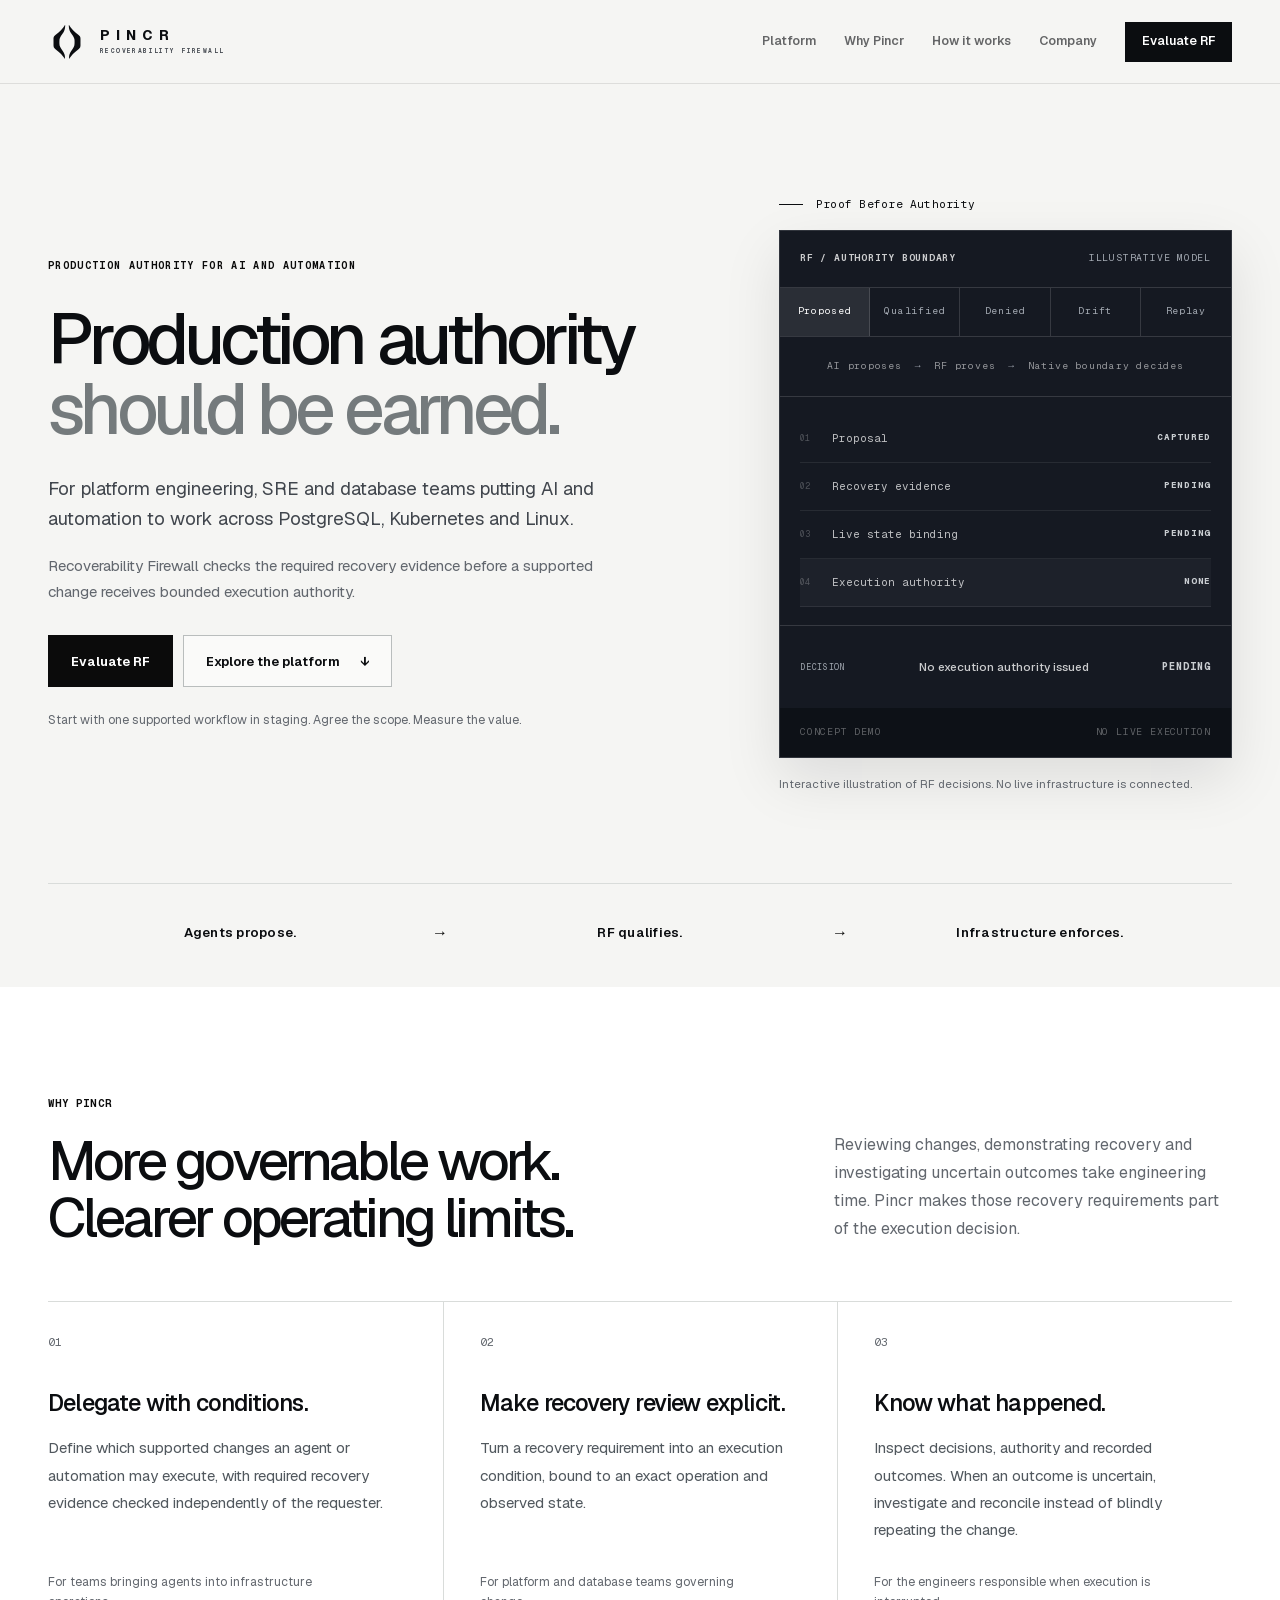
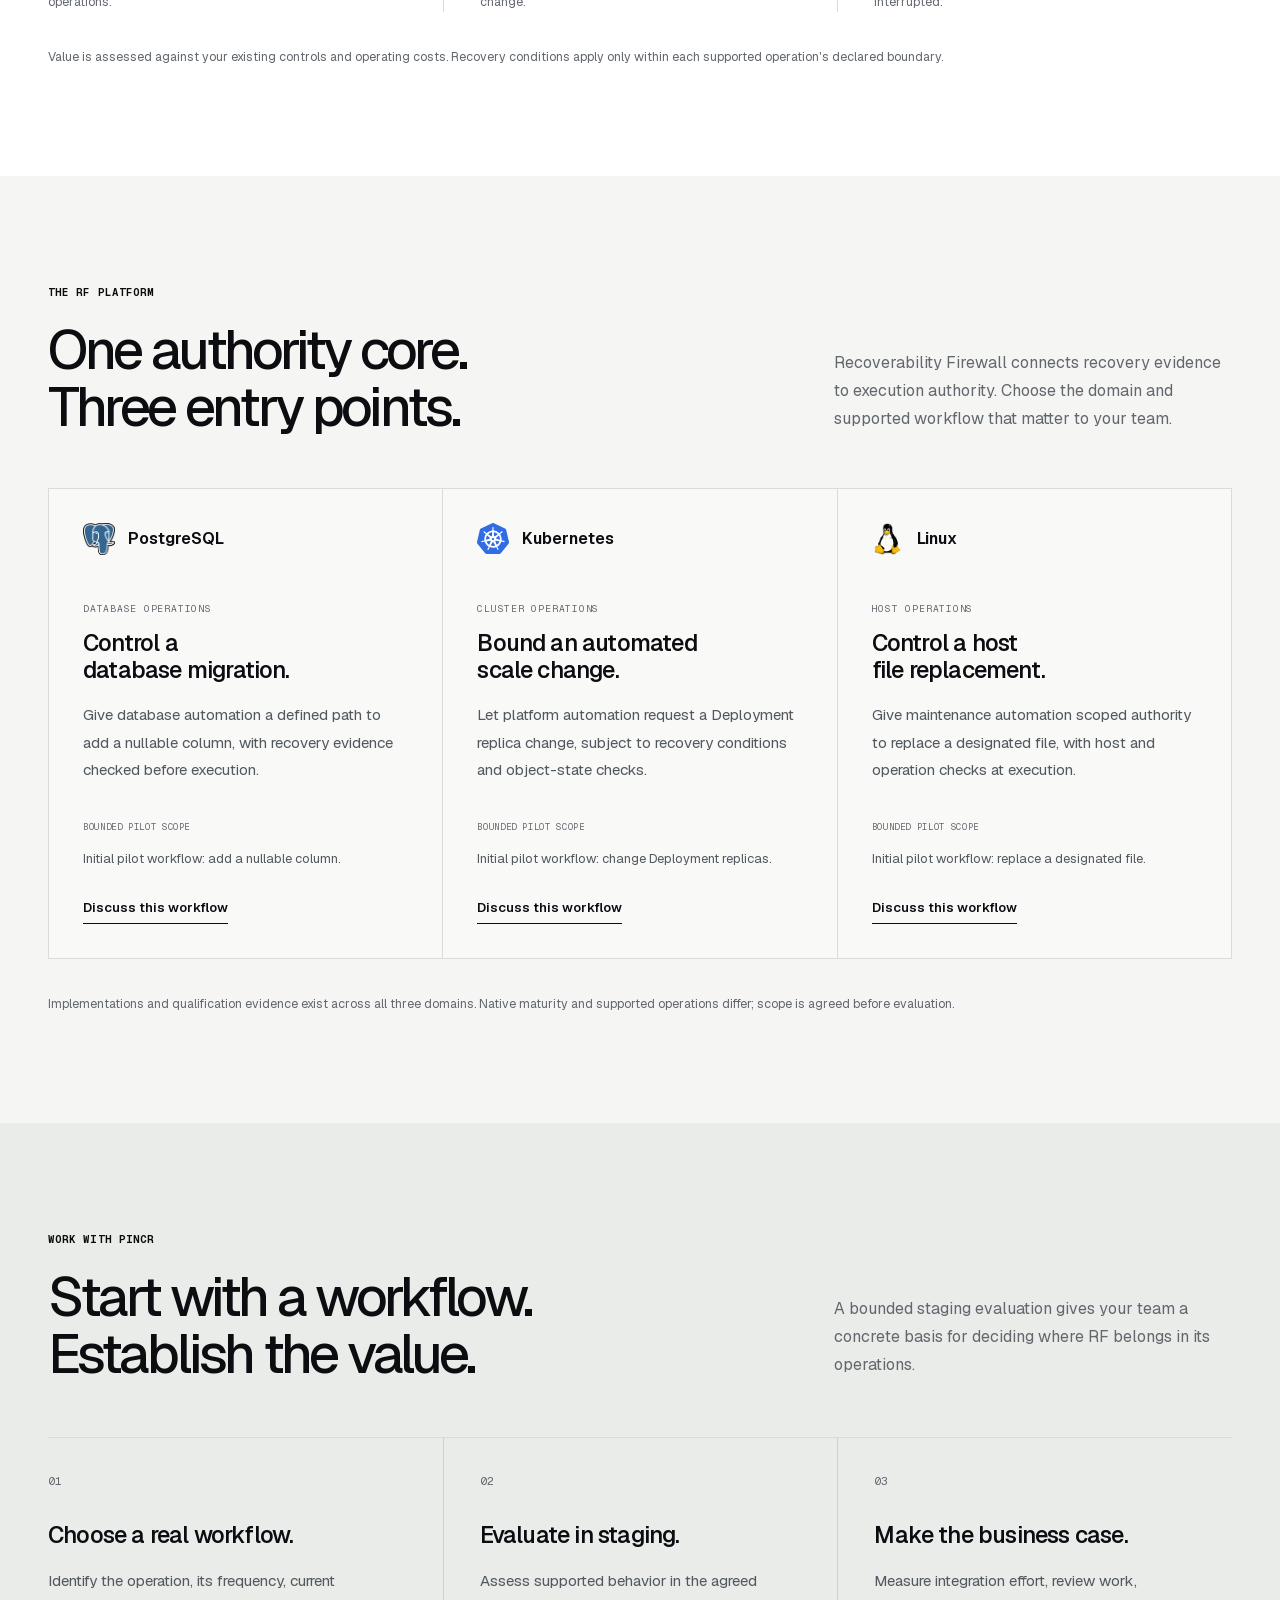
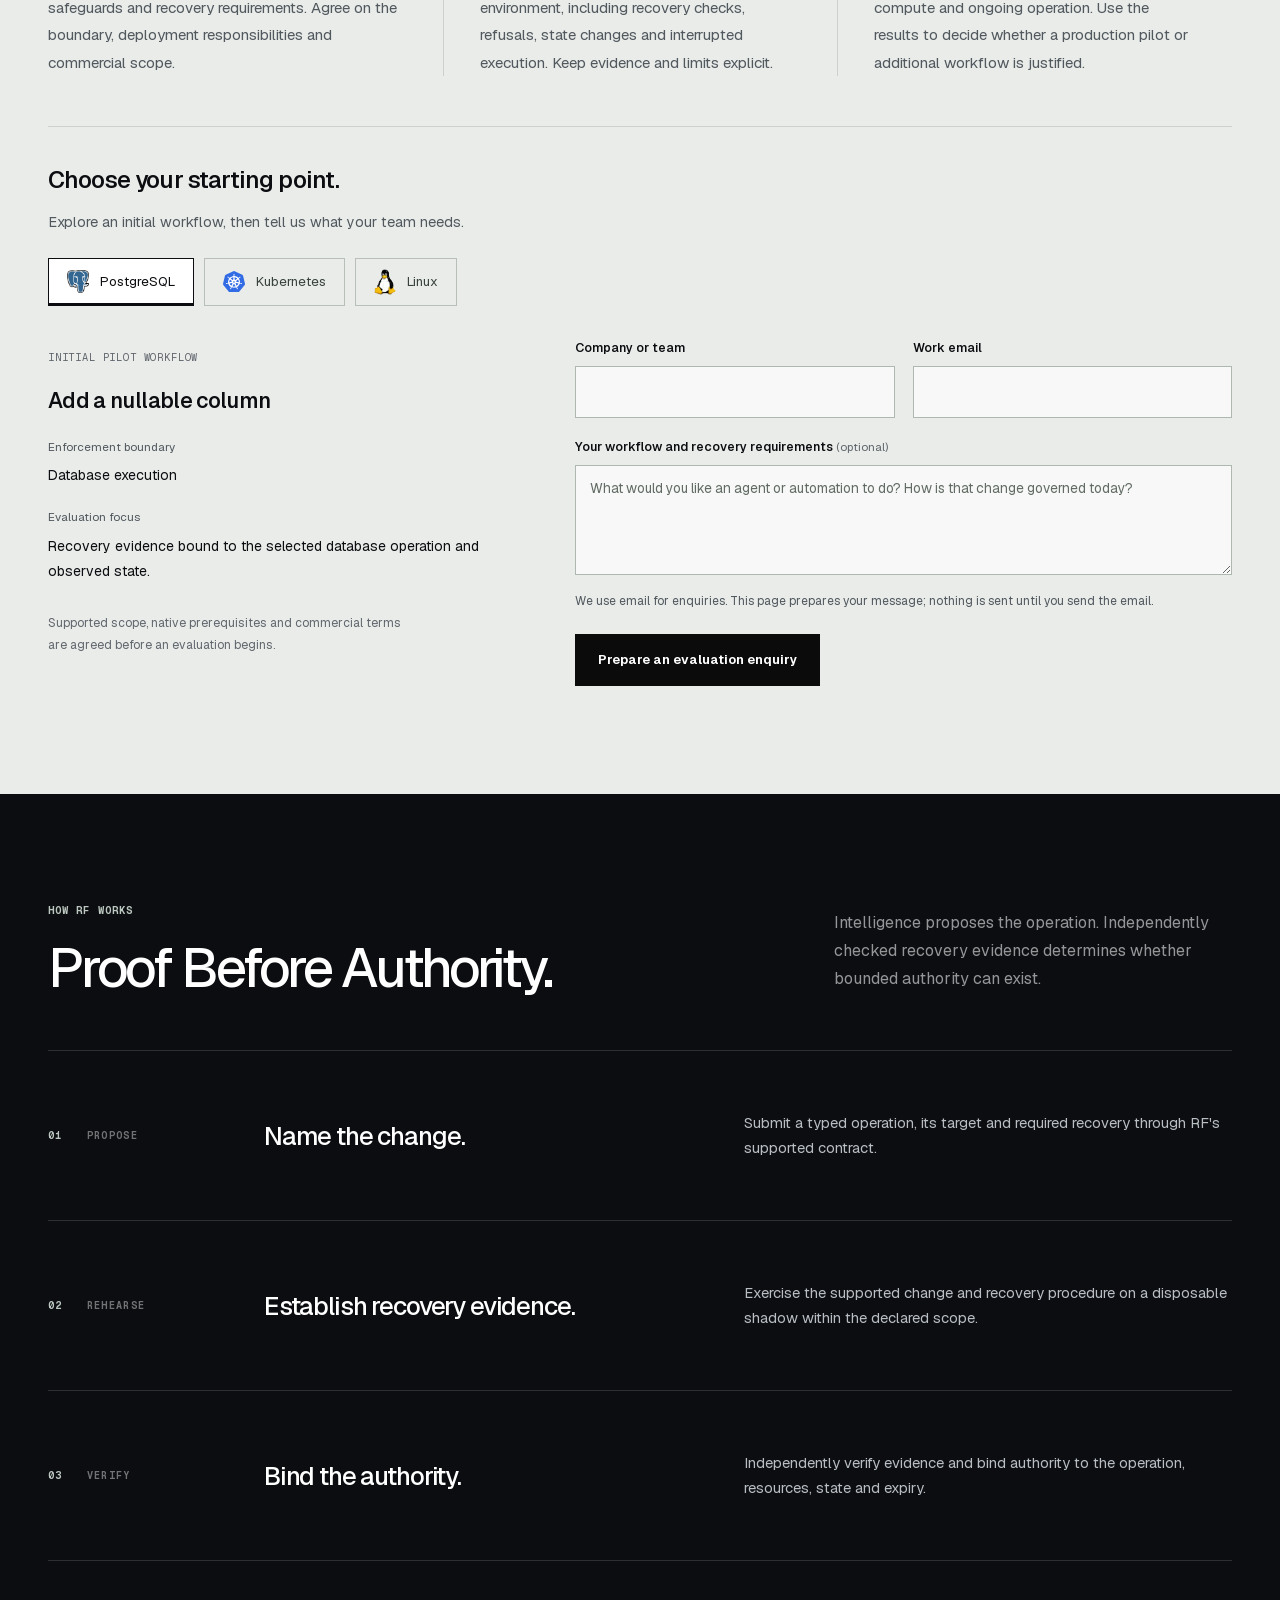
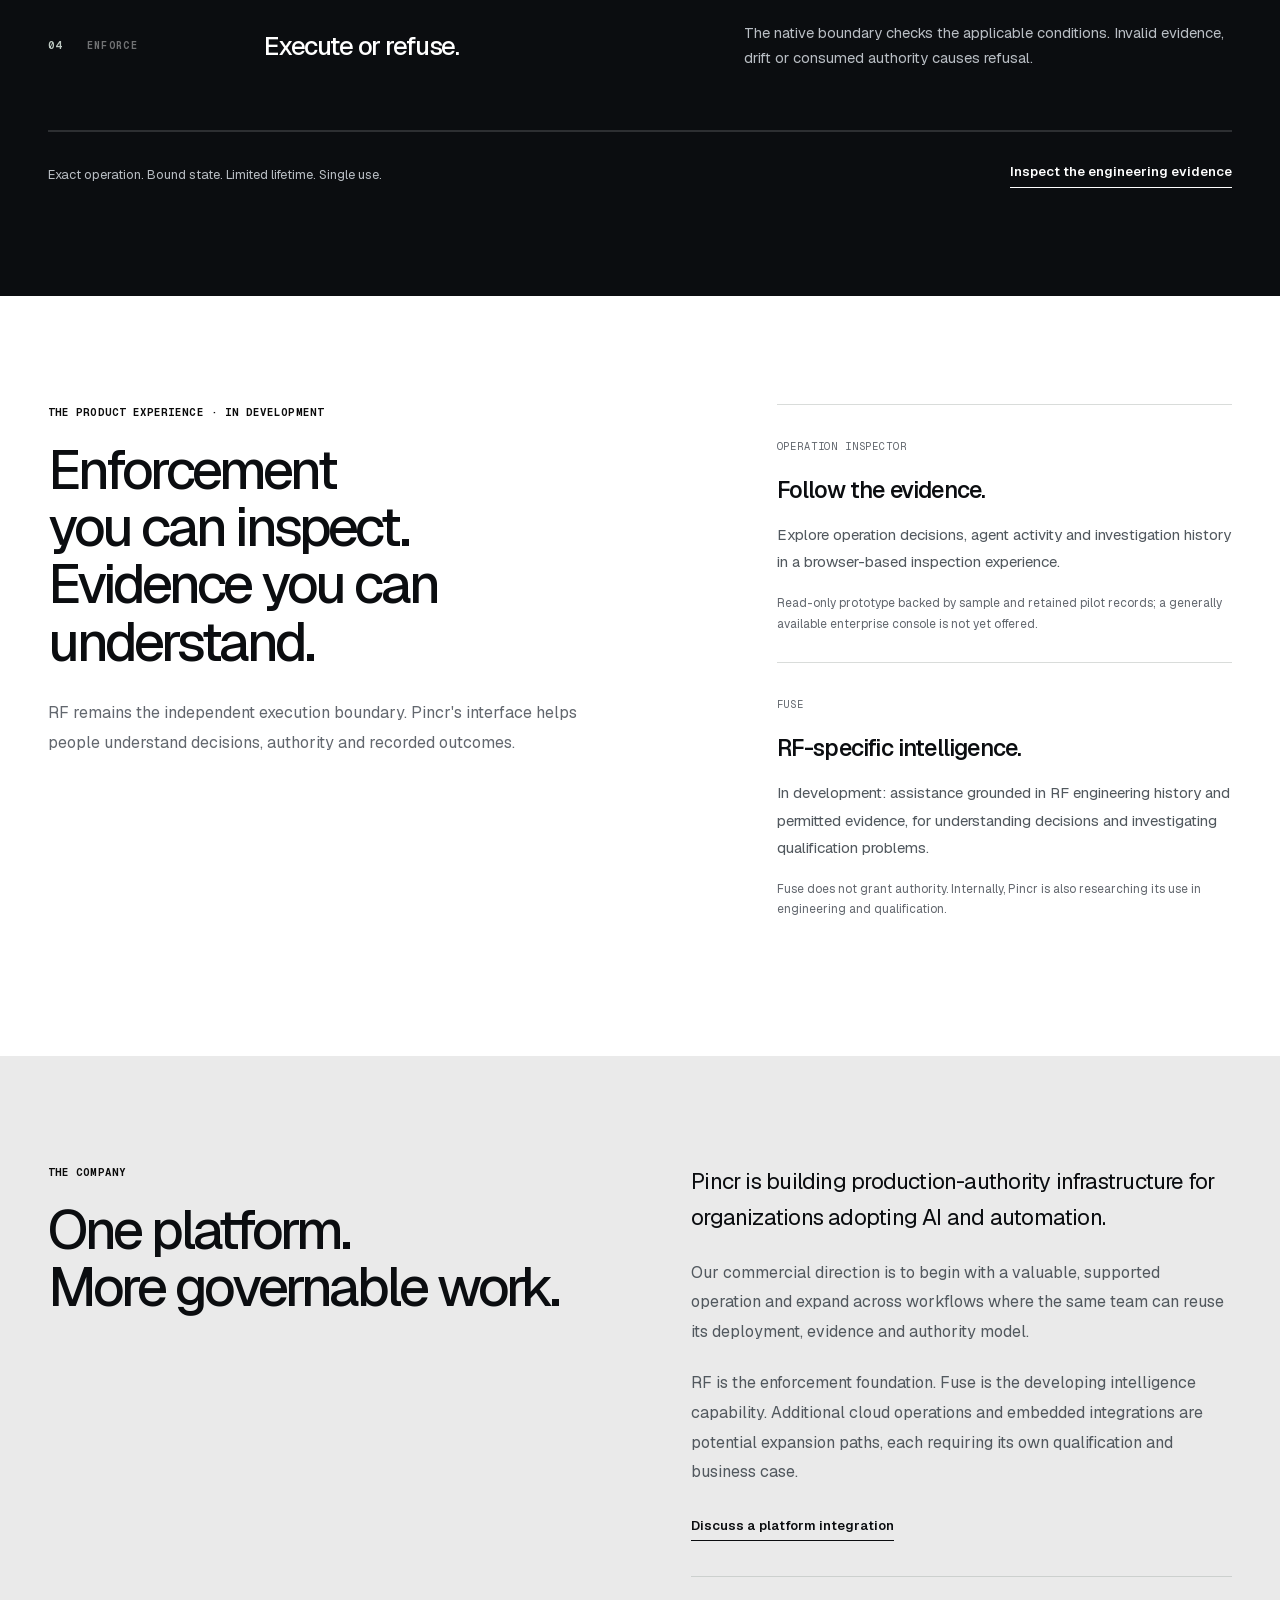
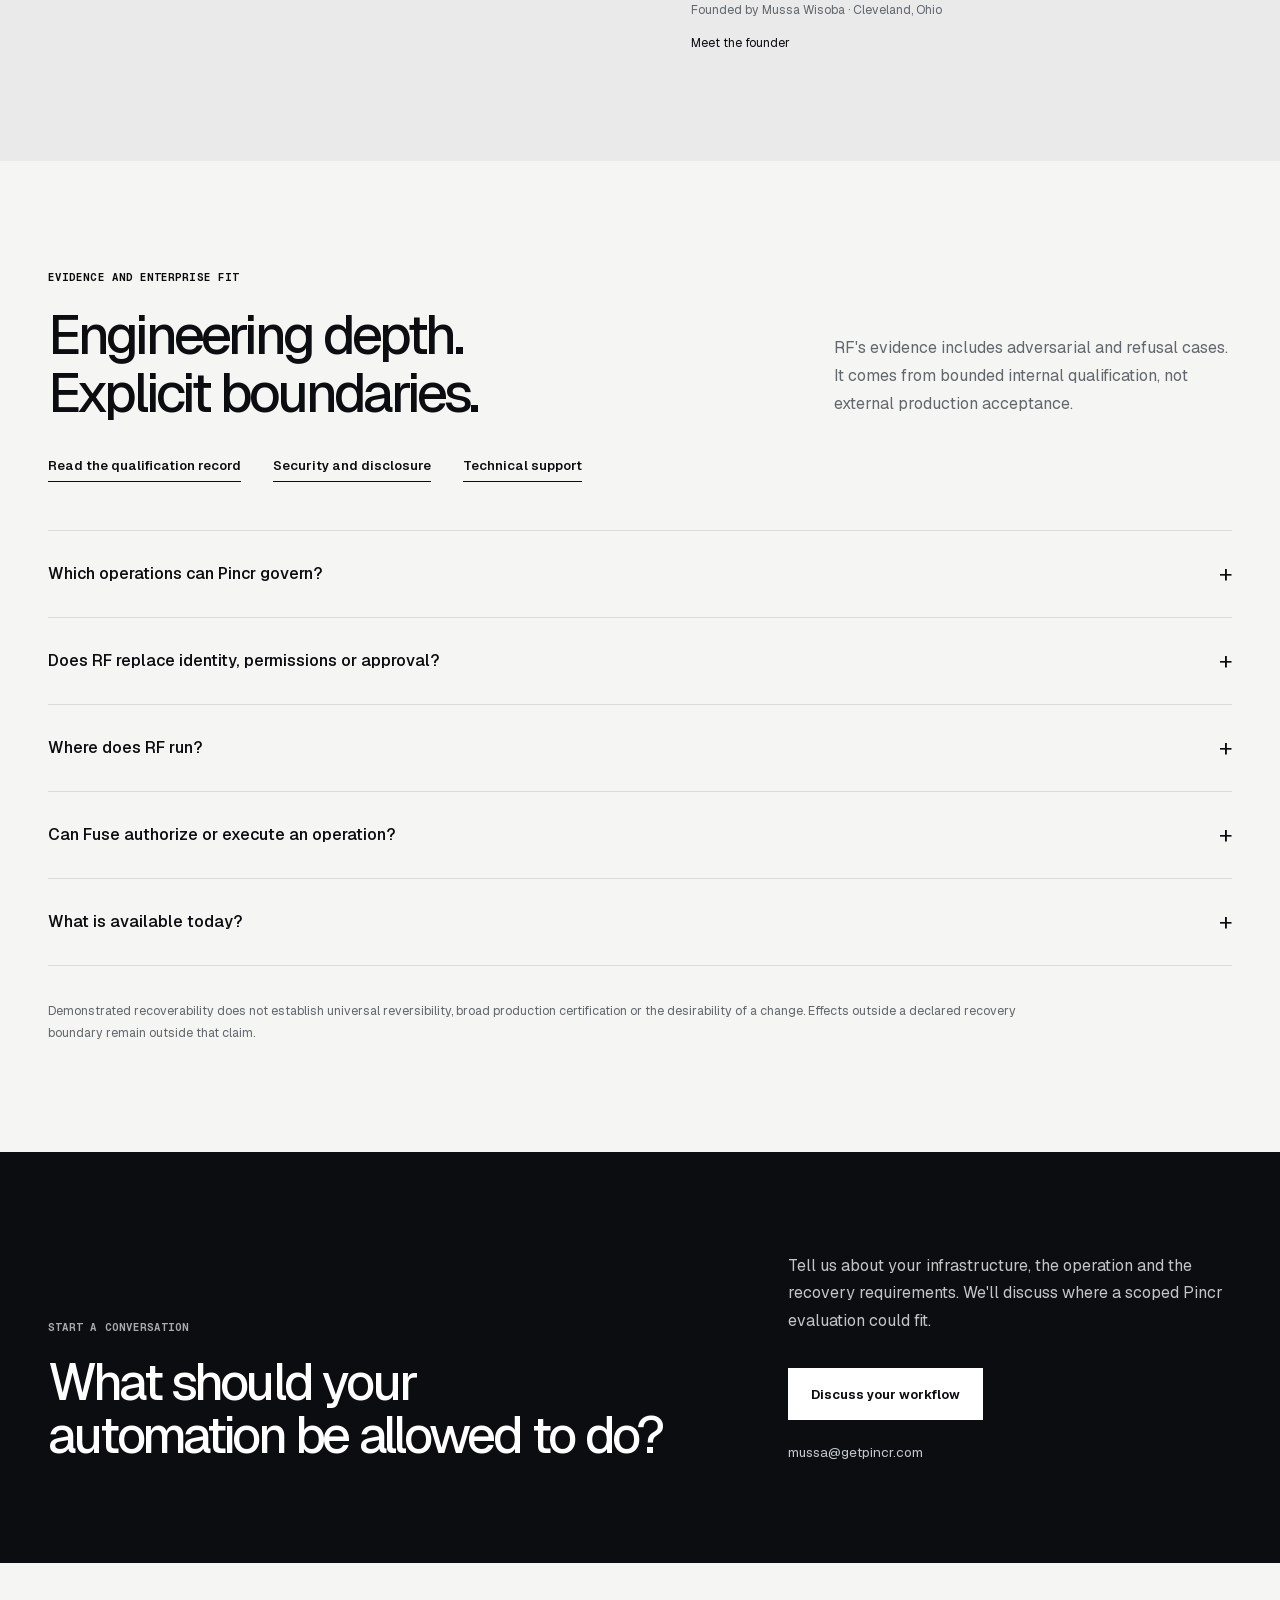
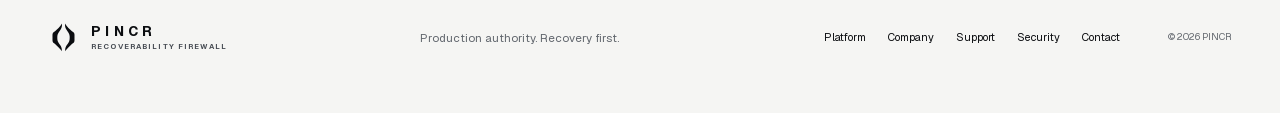
<file: index.html>
<!DOCTYPE html><html lang="en"><head><meta charSet="utf-8"/><meta name="viewport" content="width=device-width, initial-scale=1"/><link rel="stylesheet" href="/assets/index-CO4v9USA.css" data-rsc-css-href="/assets/index-CO4v9USA.css" data-precedence="vite-rsc/importer-resources"/><link rel="modulepreload" href="/assets/layout-segment-context-BvbcNff6.js" crossorigin=""/><link rel="modulepreload" href="/assets/rolldown-runtime-S-ySWqyJ.js" crossorigin=""/><link rel="modulepreload" href="/assets/index-DpTY5_PB.js" crossorigin=""/><link rel="modulepreload" href="/assets/framework-DjPHiq1u.js" crossorigin=""/><link rel="modulepreload" href="/assets/section-link-DhbKQ0JC.js" crossorigin=""/><link rel="modulepreload" href="/assets/decision-console-5xdjB3SO.js" crossorigin=""/><link rel="modulepreload" href="/assets/image-_bG3bnXV.js" crossorigin=""/><link rel="modulepreload" href="/assets/workflow-link-C0HeL0N4.js" crossorigin=""/><link rel="modulepreload" href="/assets/evaluation-enquiry-B6crD7pa.js" crossorigin=""/><title>PINCR | Governed infrastructure operations for AI and automation</title><meta name="description" content="Pincr helps platform, SRE and database teams govern supported PostgreSQL, Kubernetes and Linux changes. Evaluate recovery-conditioned authority in staging."/><meta property="og:title" content="PINCR | Production authority should be earned."/><meta property="og:description" content="Recovery-conditioned execution authority for supported PostgreSQL, Kubernetes and Linux operations. Discuss a scoped enterprise evaluation."/><meta property="og:url" content="https://getpincr.com"/><meta property="og:site_name" content="PINCR"/><meta property="og:type" content="website"/><meta property="og:image" content="https://getpincr.com/og-pincr-commercial-20261025.png"/><meta property="og:image:width" content="1200"/><meta property="og:image:height" content="630"/><meta property="og:image:alt" content="PINCR | AI advice. Governed action."/><meta name="twitter:card" content="summary_large_image"/><meta name="twitter:title" content="PINCR | Production authority should be earned."/><meta name="twitter:description" content="Put AI and automation to work on supported infrastructure changes, with recovery requirements checked before execution."/><meta name="twitter:image" content="https://getpincr.com/og-pincr-commercial-20261025.png"/><link rel="shortcut icon" href="https://getpincr.com/favicon.ico?v=20260917"/><link rel="icon" href="https://getpincr.com/pincr-symbol.svg?v=20260917" type="image/svg+xml"/><link rel="icon" href="https://getpincr.com/favicon.ico?v=20260917" sizes="any"/><link rel="icon" href="https://getpincr.com/pincr-symbol.png?v=20260917" sizes="512x512" type="image/png"/><link rel="apple-touch-icon" href="https://getpincr.com/apple-touch-icon.png?v=20260917"/><link rel="canonical" href="https://getpincr.com/"/><script>self.__VINEXT_RSC_PARAMS__={}</script><script>self.__VINEXT_RSC_NAV__={"pathname":"/","searchParams":[]}</script><link rel="modulepreload" href="/assets/index-DpTY5_PB.js" />
<link rel="preload" href="/assets/_vinext_fonts/geist-8ac0455e797f/geist-ff2310f5.woff2" as="font" type="font/woff2" crossorigin />
<link rel="preload" href="/assets/_vinext_fonts/geist-8ac0455e797f/geist-875ccdd4.woff2" as="font" type="font/woff2" crossorigin />
<link rel="preload" href="/assets/_vinext_fonts/geist-8ac0455e797f/geist-52306abf.woff2" as="font" type="font/woff2" crossorigin />
<link rel="preload" href="/assets/_vinext_fonts/geist-8ac0455e797f/geist-001175b1.woff2" as="font" type="font/woff2" crossorigin />
<link rel="preload" href="/assets/_vinext_fonts/geist-8ac0455e797f/geist-98bbbccb.woff2" as="font" type="font/woff2" crossorigin />
<link rel="preload" href="/assets/_vinext_fonts/geist-mono-00e989178794/geist-mono-f6b33328.woff2" as="font" type="font/woff2" crossorigin />
<link rel="preload" href="/assets/_vinext_fonts/geist-mono-00e989178794/geist-mono-44e03052.woff2" as="font" type="font/woff2" crossorigin />
<link rel="preload" href="/assets/_vinext_fonts/geist-mono-00e989178794/geist-mono-0638449e.woff2" as="font" type="font/woff2" crossorigin />
<link rel="preload" href="/assets/_vinext_fonts/geist-mono-00e989178794/geist-mono-971fb274.woff2" as="font" type="font/woff2" crossorigin />
<link rel="preload" href="/assets/_vinext_fonts/geist-mono-00e989178794/geist-mono-44745446.woff2" as="font" type="font/woff2" crossorigin />
<link rel="preload" href="/assets/_vinext_fonts/geist-mono-00e989178794/geist-mono-013b2f2f.woff2" as="font" type="font/woff2" crossorigin />
<style data-vinext-fonts>/* cyrillic-ext */
@font-face {
  font-family: 'Geist';
  font-style: normal;
  font-weight: 100 900;
  font-display: swap;
  src: url(/assets/_vinext_fonts/geist-8ac0455e797f/geist-ff2310f5.woff2) format('woff2');
  unicode-range: U+0460-052F, U+1C80-1C8A, U+20B4, U+2DE0-2DFF, U+A640-A69F, U+FE2E-FE2F;
}
/* cyrillic */
@font-face {
  font-family: 'Geist';
  font-style: normal;
  font-weight: 100 900;
  font-display: swap;
  src: url(/assets/_vinext_fonts/geist-8ac0455e797f/geist-875ccdd4.woff2) format('woff2');
  unicode-range: U+0301, U+0400-045F, U+0490-0491, U+04B0-04B1, U+2116;
}
/* vietnamese */
@font-face {
  font-family: 'Geist';
  font-style: normal;
  font-weight: 100 900;
  font-display: swap;
  src: url(/assets/_vinext_fonts/geist-8ac0455e797f/geist-52306abf.woff2) format('woff2');
  unicode-range: U+0102-0103, U+0110-0111, U+0128-0129, U+0168-0169, U+01A0-01A1, U+01AF-01B0, U+0300-0301, U+0303-0304, U+0308-0309, U+0323, U+0329, U+1EA0-1EF9, U+20AB;
}
/* latin-ext */
@font-face {
  font-family: 'Geist';
  font-style: normal;
  font-weight: 100 900;
  font-display: swap;
  src: url(/assets/_vinext_fonts/geist-8ac0455e797f/geist-001175b1.woff2) format('woff2');
  unicode-range: U+0100-02BA, U+02BD-02C5, U+02C7-02CC, U+02CE-02D7, U+02DD-02FF, U+0304, U+0308, U+0329, U+1D00-1DBF, U+1E00-1E9F, U+1EF2-1EFF, U+2020, U+20A0-20AB, U+20AD-20C4, U+2113, U+2C60-2C7F, U+A720-A7FF;
}
/* latin */
@font-face {
  font-family: 'Geist';
  font-style: normal;
  font-weight: 100 900;
  font-display: swap;
  src: url(/assets/_vinext_fonts/geist-8ac0455e797f/geist-98bbbccb.woff2) format('woff2');
  unicode-range: U+0000-00FF, U+0131, U+0152-0153, U+02BB-02BC, U+02C6, U+02DA, U+02DC, U+0304, U+0308, U+0329, U+2000-206F, U+20AC, U+2122, U+2191, U+2193, U+2212, U+2215, U+FEFF, U+FFFD;
}

.__font_geist_1b06we1 { font-family: 'Geist', sans-serif; }

.__variable_geist_1b06we1 { --font-geist-sans: 'Geist', sans-serif; }

/* cyrillic-ext */
@font-face {
  font-family: 'Geist Mono';
  font-style: normal;
  font-weight: 100 900;
  font-display: swap;
  src: url(/assets/_vinext_fonts/geist-mono-00e989178794/geist-mono-f6b33328.woff2) format('woff2');
  unicode-range: U+0460-052F, U+1C80-1C8A, U+20B4, U+2DE0-2DFF, U+A640-A69F, U+FE2E-FE2F;
}
/* cyrillic */
@font-face {
  font-family: 'Geist Mono';
  font-style: normal;
  font-weight: 100 900;
  font-display: swap;
  src: url(/assets/_vinext_fonts/geist-mono-00e989178794/geist-mono-44e03052.woff2) format('woff2');
  unicode-range: U+0301, U+0400-045F, U+0490-0491, U+04B0-04B1, U+2116;
}
/* symbols2 */
@font-face {
  font-family: 'Geist Mono';
  font-style: normal;
  font-weight: 100 900;
  font-display: swap;
  src: url(/assets/_vinext_fonts/geist-mono-00e989178794/geist-mono-0638449e.woff2) format('woff2');
  unicode-range: U+2000-2001, U+2004-2008, U+200A, U+23B8-23BD, U+2500-259F;
}
/* vietnamese */
@font-face {
  font-family: 'Geist Mono';
  font-style: normal;
  font-weight: 100 900;
  font-display: swap;
  src: url(/assets/_vinext_fonts/geist-mono-00e989178794/geist-mono-971fb274.woff2) format('woff2');
  unicode-range: U+0102-0103, U+0110-0111, U+0128-0129, U+0168-0169, U+01A0-01A1, U+01AF-01B0, U+0300-0301, U+0303-0304, U+0308-0309, U+0323, U+0329, U+1EA0-1EF9, U+20AB;
}
/* latin-ext */
@font-face {
  font-family: 'Geist Mono';
  font-style: normal;
  font-weight: 100 900;
  font-display: swap;
  src: url(/assets/_vinext_fonts/geist-mono-00e989178794/geist-mono-44745446.woff2) format('woff2');
  unicode-range: U+0100-02BA, U+02BD-02C5, U+02C7-02CC, U+02CE-02D7, U+02DD-02FF, U+0304, U+0308, U+0329, U+1D00-1DBF, U+1E00-1E9F, U+1EF2-1EFF, U+2020, U+20A0-20AB, U+20AD-20C4, U+2113, U+2C60-2C7F, U+A720-A7FF;
}
/* latin */
@font-face {
  font-family: 'Geist Mono';
  font-style: normal;
  font-weight: 100 900;
  font-display: swap;
  src: url(/assets/_vinext_fonts/geist-mono-00e989178794/geist-mono-013b2f2f.woff2) format('woff2');
  unicode-range: U+0000-00FF, U+0131, U+0152-0153, U+02BB-02BC, U+02C6, U+02DA, U+02DC, U+0304, U+0308, U+0329, U+2000-206F, U+20AC, U+2122, U+2191, U+2193, U+2212, U+2215, U+FEFF, U+FFFD;
}

.__font_geist_mono_076l557 { font-family: 'Geist Mono', sans-serif; }

.__variable_geist_mono_076l557 { --font-geist-mono: 'Geist Mono', sans-serif; }
</style>
</head><body class="__variable_geist_1b06we1 __variable_geist_mono_076l557"><a href="#main-content" class="skip-link">Skip to content</a><header class="site-header commercial-header"><a href="#top" class="brand" aria-label="PINCR home"><svg aria-hidden="true" class="brand-symbol" focusable="false" viewBox="0 0 64 64" xmlns="http://www.w3.org/2000/svg"><path d="M 28.53 3.50 C 27.80 5.01 26.71 6.31 25.74 7.67 C 23.40 10.95 20.36 13.72 17.28 16.29 C 15.84 17.49 14.43 18.70 13.00 19.90 C 12.10 20.67 11.06 21.43 10.37 22.41 C 9.28 23.97 9.26 25.58 9.26 27.41 C 9.26 28.62 9.26 29.82 9.27 31.03 C 9.27 32.79 9.28 34.55 9.27 36.31 C 9.26 37.84 9.20 39.31 9.74 40.76 C 10.28 42.19 11.49 43.12 12.60 44.10 C 14.30 45.59 16.00 47.09 17.73 48.54 C 20.67 51.02 23.48 53.80 25.80 56.89 C 26.68 58.07 27.49 59.30 28.35 60.50 C 28.65 58.72 28.63 56.98 28.38 55.22 C 28.14 53.50 27.42 51.75 26.63 50.21 C 24.83 46.70 21.95 43.85 20.41 40.20 C 19.03 36.95 19.22 33.38 19.25 29.91 C 19.29 26.67 20.62 23.67 22.36 21.02 C 23.66 19.03 25.24 17.24 26.43 15.18 C 28.49 11.59 29.08 7.61 28.92 3.50 Z" fill="currentColor"></path><path d="M 35.47 3.50 C 36.20 5.01 37.29 6.31 38.26 7.67 C 40.60 10.95 43.64 13.72 46.72 16.29 C 48.16 17.49 49.57 18.70 51.00 19.90 C 51.90 20.67 52.94 21.43 53.63 22.41 C 54.72 23.97 54.74 25.58 54.74 27.41 C 54.74 28.62 54.74 29.82 54.73 31.03 C 54.73 32.79 54.72 34.55 54.73 36.31 C 54.74 37.84 54.80 39.31 54.26 40.76 C 53.72 42.19 52.51 43.12 51.40 44.10 C 49.70 45.59 48.00 47.09 46.27 48.54 C 43.33 51.02 40.52 53.80 38.20 56.89 C 37.32 58.07 36.51 59.30 35.65 60.50 C 35.35 58.72 35.37 56.98 35.62 55.22 C 35.86 53.50 36.58 51.75 37.37 50.21 C 39.17 46.70 42.05 43.85 43.59 40.20 C 44.97 36.95 44.78 33.38 44.75 29.91 C 44.71 26.67 43.38 23.67 41.64 21.02 C 40.34 19.03 38.76 17.24 37.57 15.18 C 35.51 11.59 34.92 7.61 35.08 3.50 Z" fill="currentColor"></path></svg><span class="brand-type"><strong>PINCR</strong><span>RECOVERABILITY FIREWALL</span></span></a><nav aria-label="Primary navigation"><a href="#platform">Platform</a><a href="#value">Why Pincr</a><a href="#mechanism">How it works</a><a href="#company">Company</a><a href="#evaluation" class="nav-cta">Evaluate RF</a></nav></header><main class="business-home" id="main-content"><section class="hero" id="top"><div class="hero-grid shell"><div class="hero-copy"><p class="eyebrow">Production authority for AI and automation</p><h1>Production authority<span>should be earned.</span></h1><p class="hero-lede">For platform engineering, SRE and database teams putting AI and automation to work across PostgreSQL, Kubernetes and Linux.</p><p class="hero-sub">Recoverability Firewall checks the required recovery evidence before a supported change receives bounded execution authority.</p><div class="hero-actions"><a href="#evaluation" class="button button-primary">Evaluate RF</a><a href="#platform" class="button button-secondary">Explore the platform <span aria-hidden="true">↓</span></a></div><p class="commercial-stage">Start with one supported workflow in staging. Agree the scope. Measure the value.</p></div><div class="hero-product"><p class="product-caption"><span class="caption-rule"></span> Proof Before Authority</p><section class="decision-console  is-pending" aria-label="Recoverability Firewall decision model"><div class="console-head"><span>RF / AUTHORITY BOUNDARY</span><small>ILLUSTRATIVE MODEL</small></div><div class="console-tabs" role="tablist" aria-label="Decision outcomes"><button id="outcome-tab-proposal" type="button" role="tab" aria-controls="outcome-panel" aria-selected="true" tabindex="0">Proposed</button><button id="outcome-tab-permit" type="button" role="tab" aria-controls="outcome-panel" aria-selected="false" tabindex="-1">Qualified</button><button id="outcome-tab-recovery" type="button" role="tab" aria-controls="outcome-panel" aria-selected="false" tabindex="-1">Denied</button><button id="outcome-tab-drift" type="button" role="tab" aria-controls="outcome-panel" aria-selected="false" tabindex="-1">Drift</button><button id="outcome-tab-replay" type="button" role="tab" aria-controls="outcome-panel" aria-selected="false" tabindex="-1">Replay</button></div><div class="console-panel" id="outcome-panel" role="tabpanel" aria-labelledby="outcome-tab-proposal"><div class="console-flow" aria-label="Authority sequence"><span>AI proposes</span><i>→</i><span>RF proves</span><i>→</i><span>Native boundary decides</span></div><div class="console-rows"><div class=""><span>01</span><code>Proposal</code><strong class="">CAPTURED</strong></div><div class=""><span>02</span><code>Recovery evidence</code><strong class="">PENDING</strong></div><div class=""><span>03</span><code>Live state binding</code><strong class="">PENDING</strong></div><div class="row-active"><span>04</span><code>Execution authority</code><strong class="">NONE</strong></div></div><div class="console-verdict" aria-live="polite"><span>DECISION</span><strong>No execution authority issued</strong><b>PENDING</b></div></div><div class="console-foot"><span>CONCEPT DEMO</span><span>NO LIVE EXECUTION</span></div></section><p class="illustration-note">Interactive illustration of RF decisions. No live infrastructure is connected.</p></div></div><div class="hero-principle shell" aria-label="How the platform works"><p>Agents propose.</p><span aria-hidden="true">→</span><p>RF qualifies.</p><span aria-hidden="true">→</span><p>Infrastructure enforces.</p></div></section><section class="section value-section" id="value"><div class="shell"><div class="section-heading"><div><p class="section-kicker">Why Pincr</p><h2>More governable work.<br/>Clearer operating limits.</h2></div><p>Reviewing changes, demonstrating recovery and investigating uncertain outcomes take engineering time. Pincr makes those recovery requirements part of the execution decision.</p></div><div class="value-grid"><article><span class="item-number">01</span><h3>Delegate with conditions.</h3><p>Define which supported changes an agent or automation may execute, with required recovery evidence checked independently of the requester.</p><small>For teams bringing agents into infrastructure operations.</small></article><article><span class="item-number">02</span><h3>Make recovery review explicit.</h3><p>Turn a recovery requirement into an execution condition, bound to an exact operation and observed state.</p><small>For platform and database teams governing change.</small></article><article><span class="item-number">03</span><h3>Know what happened.</h3><p>Inspect decisions, authority and recorded outcomes. When an outcome is uncertain, investigate and reconcile instead of blindly repeating the change.</p><small>For the engineers responsible when execution is interrupted.</small></article></div><p class="commercial-footnote">Value is assessed against your existing controls and operating costs. Recovery conditions apply only within each supported operation&#x27;s declared boundary.</p></div></section><section class="section platform-section" id="platform"><div class="shell"><div class="section-heading"><div><p class="section-kicker">The RF platform</p><h2>One authority core.<br/>Three entry points.</h2></div><p>Recoverability Firewall connects recovery evidence to execution authority. Choose the domain and supported workflow that matter to your team.</p></div><div class="domain-grid"><article><div class="domain-name"><img src="/domains/postgresql.png" alt="" width="32" height="32" loading="lazy" decoding="async" srcSet="/domains/postgresql.png 32w" data-nimg="1"/><span>PostgreSQL</span></div><p class="domain-label">DATABASE OPERATIONS</p><h3>Control a database migration.</h3><p>Give database automation a defined path to add a nullable column, with recovery evidence checked before execution.</p><div class="domain-scope"><small>BOUNDED PILOT SCOPE</small><p>Initial pilot workflow: add a nullable column.</p></div><a href="#evaluation-request" class="text-link">Discuss this workflow</a></article><article><div class="domain-name"><img src="/domains/kubernetes.svg" alt="" width="32" height="32" loading="lazy" decoding="async" srcSet="/domains/kubernetes.svg 32w" data-nimg="1"/><span>Kubernetes</span></div><p class="domain-label">CLUSTER OPERATIONS</p><h3>Bound an automated scale change.</h3><p>Let platform automation request a Deployment replica change, subject to recovery conditions and object-state checks.</p><div class="domain-scope"><small>BOUNDED PILOT SCOPE</small><p>Initial pilot workflow: change Deployment replicas.</p></div><a href="#evaluation-request" class="text-link">Discuss this workflow</a></article><article><div class="domain-name"><img src="/domains/linux-tux.png" alt="" width="32" height="32" loading="lazy" decoding="async" srcSet="/domains/linux-tux.png 32w" data-nimg="1"/><span>Linux</span></div><p class="domain-label">HOST OPERATIONS</p><h3>Control a host file replacement.</h3><p>Give maintenance automation scoped authority to replace a designated file, with host and operation checks at execution.</p><div class="domain-scope"><small>BOUNDED PILOT SCOPE</small><p>Initial pilot workflow: replace a designated file.</p></div><a href="#evaluation-request" class="text-link">Discuss this workflow</a></article></div><p class="commercial-footnote">Implementations and qualification evidence exist across all three domains. Native maturity and supported operations differ; scope is agreed before evaluation.</p></div></section><section class="section evaluation-section" id="evaluation"><div class="shell"><div class="section-heading"><div><p class="section-kicker">Work with Pincr</p><h2>Start with a workflow.<br/>Establish the value.</h2></div><p>A bounded staging evaluation gives your team a concrete basis for deciding where RF belongs in its operations.</p></div><div class="evaluation-grid"><article><span class="item-number">01</span><h3>Choose a real workflow.</h3><p>Identify the operation, its frequency, current safeguards and recovery requirements. Agree on the boundary, deployment responsibilities and commercial scope.</p></article><article><span class="item-number">02</span><h3>Evaluate in staging.</h3><p>Assess supported behavior in the agreed environment, including recovery checks, refusals, state changes and interrupted execution. Keep evidence and limits explicit.</p></article><article><span class="item-number">03</span><h3>Make the business case.</h3><p>Measure integration effort, review work, compute and ongoing operation. Use the results to decide whether a production pilot or additional workflow is justified.</p></article></div><div class="enquiry" id="evaluation-request"><h3>Choose your starting point.</h3><p class="enquiry-intro">Explore an initial workflow, then tell us what your team needs.</p><div class="workflow-choices" role="group" aria-label="Evaluation domain"><button type="button" aria-pressed="true"><img src="/domains/postgresql.png" alt="" width="22" height="22" loading="lazy" decoding="async" srcSet="/domains/postgresql.png 22w" data-nimg="1"/>PostgreSQL</button><button type="button" aria-pressed="false"><img src="/domains/kubernetes.svg" alt="" width="22" height="22" loading="lazy" decoding="async" srcSet="/domains/kubernetes.svg 22w" data-nimg="1"/>Kubernetes</button><button type="button" aria-pressed="false"><img src="/domains/linux-tux.png" alt="" width="22" height="22" loading="lazy" decoding="async" srcSet="/domains/linux-tux.png 22w" data-nimg="1"/>Linux</button></div><div class="enquiry-grid"><div class="workflow-detail" aria-live="polite"><span class="feature-tag">INITIAL PILOT WORKFLOW</span><h4>Add a nullable column</h4><dl><div><dt>Enforcement boundary</dt><dd>Database execution</dd></div><div><dt>Evaluation focus</dt><dd>Recovery evidence bound to the selected database operation and observed state.</dd></div></dl><p>Supported scope, native prerequisites and commercial terms are agreed before an evaluation begins.</p></div><form aria-label="Evaluation enquiry"><div class="enquiry-fields"><label for="enquiry-company">Company or team<input id="enquiry-company" required="" maxLength="120" autoComplete="organization" name="company"/></label><label for="enquiry-email">Work email<input id="enquiry-email" type="email" required="" maxLength="254" autoComplete="email" name="email"/></label></div><label for="enquiry-details">Your workflow and recovery requirements <span>(optional)</span><textarea id="enquiry-details" name="details" maxLength="1500" rows="3" placeholder="What would you like an agent or automation to do? How is that change governed today?"></textarea></label><p class="enquiry-privacy">We use email for enquiries. This page prepares your message; nothing is sent until you send the email.</p><button class="button button-primary" type="submit">Prepare an evaluation enquiry</button></form></div></div></div></section><section class="mechanism section section-dark" id="mechanism"><div class="shell"><div class="section-heading"><div><p class="section-kicker">How RF works</p><h2>Proof Before Authority.</h2></div><p>Intelligence proposes the operation. Independently checked recovery evidence determines whether bounded authority can exist.</p></div><div class="protocol-list"><article><div class="protocol-index"><span>01</span><small>Propose</small></div><h3>Name the change.</h3><p>Submit a typed operation, its target and required recovery through RF&#x27;s supported contract.</p></article><article><div class="protocol-index"><span>02</span><small>Rehearse</small></div><h3>Establish recovery evidence.</h3><p>Exercise the supported change and recovery procedure on a disposable shadow within the declared scope.</p></article><article><div class="protocol-index"><span>03</span><small>Verify</small></div><h3>Bind the authority.</h3><p>Independently verify evidence and bind authority to the operation, resources, state and expiry.</p></article><article><div class="protocol-index"><span>04</span><small>Enforce</small></div><h3>Execute or refuse.</h3><p>The native boundary checks the applicable conditions. Invalid evidence, drift or consumed authority causes refusal.</p></article></div><div class="mechanism-bottom"><p>Exact operation. Bound state. Limited lifetime. Single use.</p><a class="text-link" href="/qualification/">Inspect the engineering evidence</a></div></div></section><section class="section experience-section" id="experience"><div class="shell experience-grid"><div><p class="section-kicker">The product experience · In development</p><h2>Enforcement you can inspect.<br/>Evidence you can understand.</h2><p class="experience-copy">RF remains the independent execution boundary. Pincr&#x27;s interface helps people understand decisions, authority and recorded outcomes.</p></div><div class="experience-features"><article><span class="feature-tag">OPERATION INSPECTOR</span><h3>Follow the evidence.</h3><p>Explore operation decisions, agent activity and investigation history in a browser-based inspection experience.</p><small>Read-only prototype backed by sample and retained pilot records; a generally available enterprise console is not yet offered.</small></article><article><span class="feature-tag">FUSE</span><h3>RF-specific intelligence.</h3><p>In development: assistance grounded in RF engineering history and permitted evidence, for understanding decisions and investigating qualification problems.</p><small>Fuse does not grant authority. Internally, Pincr is also researching its use in engineering and qualification.</small></article></div></div></section><section class="section company-section" id="company"><div class="shell company-grid"><div><p class="section-kicker">The company</p><h2>One platform.<br/>More governable work.</h2></div><div class="company-copy"><p class="large-copy">Pincr is building production-authority infrastructure for organizations adopting AI and automation.</p><p>Our commercial direction is to begin with a valuable, supported operation and expand across workflows where the same team can reuse its deployment, evidence and authority model.</p><p>RF is the enforcement foundation. Fuse is the developing intelligence capability. Additional cloud operations and embedded integrations are potential expansion paths, each requiring its own qualification and business case.</p><a class="text-link" href="mailto:mussa@getpincr.com?subject=Pincr%20platform%20integration">Discuss a platform integration</a><div class="founder-line"><span>Founded by Mussa Wisoba · Cleveland, Ohio</span><a href="https://www.linkedin.com/in/mussa-wisoba-413b351b2/" target="_blank" rel="noreferrer">Meet the founder</a></div></div></div></section><section class="section trust-section" id="boundaries"><div class="shell"><div class="section-heading"><div><p class="section-kicker">Evidence and enterprise fit</p><h2>Engineering depth.<br/>Explicit boundaries.</h2></div><p>RF&#x27;s evidence includes adversarial and refusal cases. It comes from bounded internal qualification, not external production acceptance.</p></div><div class="trust-links"><a class="text-link" href="/qualification/">Read the qualification record</a><a class="text-link" href="/security/">Security and disclosure</a><a class="text-link" href="/support/">Technical support</a></div><div class="faq-list"><details><summary>Which operations can Pincr govern?<span aria-hidden="true">+</span></summary><p>The current runnable pilot supports narrow operation classes across PostgreSQL, Kubernetes and Linux. The initial examples are adding a nullable column, setting Deployment replicas and replacing a designated file. Coverage and native qualification differ by domain. Each evaluation defines its exact supported scope; this is not arbitrary SQL, shell or cloud-command execution.</p></details><details><summary>Does RF replace identity, permissions or approval?<span aria-hidden="true">+</span></summary><p>RF adds a recovery requirement to the execution decision. Identity, organizational policy and other approvals still apply. Demonstrated recoverability does not establish that a change is desirable or that every consequence is covered. Alternative execution routes must also be controlled for the governed boundary to be effective.</p></details><details><summary>Where does RF run?<span aria-hidden="true">+</span></summary><p>RF enforcement operates through its native infrastructure integrations. The intended enterprise model combines customer-deployed enforcement with a web inspection experience. Deployment, credentials, evidence handling and operating responsibilities are agreed for each evaluation. A generally available hosted enterprise console is not being offered here.</p></details><details><summary>Can Fuse authorize or execute an operation?<span aria-hidden="true">+</span></summary><p>No. Fuse is an RF-specialist intelligence capability in development. Its customer-facing role is to help explain permitted records and evidence. It does not qualify its own recommendations or grant execution authority. RF functions independently of Fuse.</p></details><details><summary>What is available today?<span aria-hidden="true">+</span></summary><p>Pincr is developing the platform and discussing scoped enterprise evaluations. Technical evidence comes from bounded internal qualification; no external production acceptance or formal design partners are established. Start with a conversation about your workflow and an agreed staging scope.</p></details></div><p class="commercial-footnote">Demonstrated recoverability does not establish universal reversibility, broad production certification or the desirability of a change. Effects outside a declared recovery boundary remain outside that claim.</p></div></section><section class="engage" id="engage"><div class="shell engage-grid"><div><p class="section-kicker">Start a conversation</p><h2>What should your<br/>automation be allowed to do?</h2></div><div class="engage-copy"><p>Tell us about your infrastructure, the operation and the recovery requirements. We&#x27;ll discuss where a scoped Pincr evaluation could fit.</p><a class="button button-light" href="mailto:mussa@getpincr.com?subject=Pincr%20enterprise%20evaluation&amp;body=Company%3A%0ARole%3A%0AInfrastructure%20domain%3A%0AOperation%20to%20evaluate%3A%0ACurrent%20change%20and%20recovery%20process%3A%0A">Discuss your workflow</a><a class="founder-email" href="mailto:mussa@getpincr.com">mussa@getpincr.com</a></div></div></section></main><footer class="site-footer shell commercial-footer"><a href="#top" class="footer-brand"><svg aria-hidden="true" class="footer-symbol" focusable="false" viewBox="0 0 64 64" xmlns="http://www.w3.org/2000/svg"><path d="M 28.53 3.50 C 27.80 5.01 26.71 6.31 25.74 7.67 C 23.40 10.95 20.36 13.72 17.28 16.29 C 15.84 17.49 14.43 18.70 13.00 19.90 C 12.10 20.67 11.06 21.43 10.37 22.41 C 9.28 23.97 9.26 25.58 9.26 27.41 C 9.26 28.62 9.26 29.82 9.27 31.03 C 9.27 32.79 9.28 34.55 9.27 36.31 C 9.26 37.84 9.20 39.31 9.74 40.76 C 10.28 42.19 11.49 43.12 12.60 44.10 C 14.30 45.59 16.00 47.09 17.73 48.54 C 20.67 51.02 23.48 53.80 25.80 56.89 C 26.68 58.07 27.49 59.30 28.35 60.50 C 28.65 58.72 28.63 56.98 28.38 55.22 C 28.14 53.50 27.42 51.75 26.63 50.21 C 24.83 46.70 21.95 43.85 20.41 40.20 C 19.03 36.95 19.22 33.38 19.25 29.91 C 19.29 26.67 20.62 23.67 22.36 21.02 C 23.66 19.03 25.24 17.24 26.43 15.18 C 28.49 11.59 29.08 7.61 28.92 3.50 Z" fill="currentColor"></path><path d="M 35.47 3.50 C 36.20 5.01 37.29 6.31 38.26 7.67 C 40.60 10.95 43.64 13.72 46.72 16.29 C 48.16 17.49 49.57 18.70 51.00 19.90 C 51.90 20.67 52.94 21.43 53.63 22.41 C 54.72 23.97 54.74 25.58 54.74 27.41 C 54.74 28.62 54.74 29.82 54.73 31.03 C 54.73 32.79 54.72 34.55 54.73 36.31 C 54.74 37.84 54.80 39.31 54.26 40.76 C 53.72 42.19 52.51 43.12 51.40 44.10 C 49.70 45.59 48.00 47.09 46.27 48.54 C 43.33 51.02 40.52 53.80 38.20 56.89 C 37.32 58.07 36.51 59.30 35.65 60.50 C 35.35 58.72 35.37 56.98 35.62 55.22 C 35.86 53.50 36.58 51.75 37.37 50.21 C 39.17 46.70 42.05 43.85 43.59 40.20 C 44.97 36.95 44.78 33.38 44.75 29.91 C 44.71 26.67 43.38 23.67 41.64 21.02 C 40.34 19.03 38.76 17.24 37.57 15.18 C 35.51 11.59 34.92 7.61 35.08 3.50 Z" fill="currentColor"></path></svg><span class="footer-type"><strong>PINCR</strong><span>RECOVERABILITY FIREWALL</span></span></a><p>Production authority. Recovery first.</p><div><a href="#platform">Platform</a><a href="#company">Company</a><a href="/support/">Support</a><a href="/security/">Security</a><a href="mailto:mussa@getpincr.com?subject=Pincr%20enterprise%20evaluation&amp;body=Company%3A%0ARole%3A%0AInfrastructure%20domain%3A%0AOperation%20to%20evaluate%3A%0ACurrent%20change%20and%20recovery%20process%3A%0A">Contact</a></div><small>© 2026 PINCR</small></footer><script id="_R_">import("/assets/index-DpTY5_PB.js")</script></body></html><script>self.__VINEXT_RSC_CHUNKS__=self.__VINEXT_RSC_CHUNKS__||[];self.__VINEXT_RSC_CHUNKS__.push("2:I[\"8c0f216c4604\",[],\"Children\",1]\n3:I[\"15c18cfaeeff\",[],\"LayoutSegmentProvider\",1]\n4:I[\"8c0f216c4604\",[],\"Slot\",1]\n5:I[\"593f344dc510\",[],\"RedirectBoundary\",1]\n:HL[\"/assets/index-CO4v9USA.css\",\"style\"]\n")</script><script>self.__VINEXT_RSC_CHUNKS__=self.__VINEXT_RSC_CHUNKS__||[];self.__VINEXT_RSC_CHUNKS__.push("0:{\"__route\":\"route:/\",\"__interceptionContext\":null,\"__layoutIds\":[\"layout:/\"],\"__rootLayout\":\"/\",\"page:/\":\"$L1\",\"layout:/\":[[[[\"$\",\"link\",\"css:/assets/index-CO4v9USA.css\",{\"rel\":\"stylesheet\",\"precedence\":\"vite-rsc/importer-resources\",\"href\":\"/assets/index-CO4v9USA.css\",\"data-rsc-css-href\":\"/assets/index-CO4v9USA.css\"}],\"$undefined\"],[\"$\",\"html\",null,{\"lang\":\"en\",\"children\":[\"$\",\"body\",null,{\"className\":\"__variable_geist_1b06we1 __variable_geist_mono_076l557\",\"children\":[\"$\",\"$L2\",null,{}]}]}]],null],\"route:/\":[[[\"$\",\"meta\",null,{\"charSet\":\"utf-8\"}],[[\"$\",\"title\",\"0\",{\"children\":\"PINCR | Governed infrastructure operations for AI and automation\"}],[\"$\",\"meta\",\"1\",{\"name\":\"description\",\"content\":\"Pincr helps platform, SRE and database teams govern supported PostgreSQL, Kubernetes and Linux changes. Evaluate recovery-conditioned authority in staging.\"}],[\"$\",\"meta\",\"2\",{\"property\":\"og:title\",\"content\":\"PINCR | Production authority should be earned.\"}],[\"$\",\"meta\",\"3\",{\"property\":\"og:description\",\"content\":\"Recovery-conditioned execution authority for supported PostgreSQL, Kubernetes and Linux operations. Discuss a scoped enterprise evaluation.\"}],[\"$\",\"meta\",\"4\",{\"property\":\"og:url\",\"content\":\"https://getpincr.com\"}],[\"$\",\"meta\",\"5\",{\"property\":\"og:site_name\",\"content\":\"PINCR\"}],[\"$\",\"meta\",\"6\",{\"property\":\"og:type\",\"content\":\"website\"}],[\"$\",\"meta\",\"7\",{\"property\":\"og:image\",\"content\":\"https://getpincr.com/og-pincr-commercial-20261025.png\"}],[\"$\",\"meta\",\"8\",{\"property\":\"og:image:width\",\"content\":\"1200\"}],[\"$\",\"meta\",\"9\",{\"property\":\"og:image:height\",\"content\":\"630\"}],[\"$\",\"meta\",\"10\",{\"property\":\"og:image:alt\",\"content\":\"PINCR | AI advice. Governed action.\"}],[\"$\",\"meta\",\"11\",{\"name\":\"twitter:card\",\"content\":\"summary_large_image\"}],[\"$\",\"meta\",\"12\",{\"name\":\"twitter:title\",\"content\":\"PINCR | Production authority should be earned.\"}],[\"$\",\"meta\",\"13\",{\"name\":\"twitter:description\",\"content\":\"Put AI and automation to work on supported infrastructure changes, with recovery requirements checked before execution.\"}],[\"$\",\"meta\",\"14\",{\"name\":\"twitter:image\",\"content\":\"https://getpincr.com/og-pincr-commercial-20261025.png\"}],[\"$\",\"link\",\"15\",{\"rel\":\"shortcut icon\",\"href\":\"https://getpincr.com/favicon.ico?v=20260917\"}],[\"$\",\"link\",\"16\",{\"rel\":\"icon\",\"href\":\"https://getpincr.com/pincr-symbol.svg?v=20260917\",\"type\":\"image/svg+xml\"}],[\"$\",\"link\",\"17\",{\"rel\":\"icon\",\"href\":\"https://getpincr.com/favicon.ico?v=20260917\",\"sizes\":\"any\"}],[\"$\",\"link\",\"18\",{\"rel\":\"icon\",\"href\":\"https://getpincr.com/pincr-symbol.png?v=20260917\",\"sizes\":\"512x512\",\"type\":\"image/png\"}],[\"$\",\"link\",\"19\",{\"rel\":\"apple-touch-icon\",\"href\":\"https://getpincr.com/apple-touch-icon.png?v=20260917\"}],[\"$\",\"link\",\"20\",{\"rel\":\"canonical\",\"href\":\"https://getpincr.com/\"}]],[[\"$\",\"meta\",\"0\",{\"name\":\"viewport\",\"content\":\"width=device-width, initial-scale=1\"}]]],[\"$\",\"$L3\",null,{\"segmentMap\":{\"children\":[]},\"children\":[\"$\",\"$L4\",null,{\"id\":\"layout:/\",\"parallelSlots\":\"$undefined\",\"children\":[\"$\",\"$L5\",null,{\"children\":[\"$\",\"$L3\",null,{\"segmentMap\":{\"children\":[]},\"children\":[\"$\",\"$L4\",null,{\"id\":\"page:/\"}]}]}]}]}]],\"__layoutFlags\":{\"layout:/\":\"s\"},\"__artifactCompatibility\":{\"schemaVersion\":1,\"graphVersion\":\"app-route-graph:4uhn5s1wvoptc\",\"deploymentVersion\":\"e03a9a02-07cf-44a6-9606-55f307923f9c\",\"appElementsSchemaVersion\":1,\"rscPayloadSchemaVersion\":1,\"rootBoundaryId\":\"/\",\"renderEpoch\":null}}\n")</script><script>self.__VINEXT_RSC_CHUNKS__=self.__VINEXT_RSC_CHUNKS__||[];self.__VINEXT_RSC_CHUNKS__.push("6:I[\"fd536da6927e\",[],\"default\",1]\n")</script><script>self.__VINEXT_RSC_CHUNKS__=self.__VINEXT_RSC_CHUNKS__||[];self.__VINEXT_RSC_CHUNKS__.push("1:[[\"$\",\"$L6\",null,{\"className\":\"skip-link\",\"href\":\"#main-content\",\"children\":\"Skip to content\"}],[\"$\",\"header\",null,{\"className\":\"site-header commercial-header\",\"children\":[[\"$\",\"$L6\",null,{\"className\":\"brand\",\"href\":\"#top\",\"aria-label\":\"PINCR home\",\"children\":[[\"$\",\"svg\",null,{\"aria-hidden\":\"true\",\"className\":\"brand-symbol\",\"focusable\":\"false\",\"viewBox\":\"0 0 64 64\",\"xmlns\":\"http://www.w3.org/2000/svg\",\"children\":[[\"$\",\"path\",null,{\"d\":\"M 28.53 3.50 C 27.80 5.01 26.71 6.31 25.74 7.67 C 23.40 10.95 20.36 13.72 17.28 16.29 C 15.84 17.49 14.43 18.70 13.00 19.90 C 12.10 20.67 11.06 21.43 10.37 22.41 C 9.28 23.97 9.26 25.58 9.26 27.41 C 9.26 28.62 9.26 29.82 9.27 31.03 C 9.27 32.79 9.28 34.55 9.27 36.31 C 9.26 37.84 9.20 39.31 9.74 40.76 C 10.28 42.19 11.49 43.12 12.60 44.10 C 14.30 45.59 16.00 47.09 17.73 48.54 C 20.67 51.02 23.48 53.80 25.80 56.89 C 26.68 58.07 27.49 59.30 28.35 60.50 C 28.65 58.72 28.63 56.98 28.38 55.22 C 28.14 53.50 27.42 51.75 26.63 50.21 C 24.83 46.70 21.95 43.85 20.41 40.20 C 19.03 36.95 19.22 33.38 19.25 29.91 C 19.29 26.67 20.62 23.67 22.36 21.02 C 23.66 19.03 25.24 17.24 26.43 15.18 C 28.49 11.59 29.08 7.61 28.92 3.50 Z\",\"fill\":\"currentColor\"}],[\"$\",\"path\",null,{\"d\":\"M 35.47 3.50 C 36.20 5.01 37.29 6.31 38.26 7.67 C 40.60 10.95 43.64 13.72 46.72 16.29 C 48.16 17.49 49.57 18.70 51.00 19.90 C 51.90 20.67 52.94 21.43 53.63 22.41 C 54.72 23.97 54.74 25.58 54.74 27.41 C 54.74 28.62 54.74 29.82 54.73 31.03 C 54.73 32.79 54.72 34.55 54.73 36.31 C 54.74 37.84 54.80 39.31 54.26 40.76 C 53.72 42.19 52.51 43.12 51.40 44.10 C 49.70 45.59 48.00 47.09 46.27 48.54 C 43.33 51.02 40.52 53.80 38.20 56.89 C 37.32 58.07 36.51 59.30 35.65 60.50 C 35.35 58.72 35.37 56.98 35.62 55.22 C 35.86 53.50 36.58 51.75 37.37 50.21 C 39.17 46.70 42.05 43.85 43.59 40.20 C 44.97 36.95 44.78 33.38 44.75 29.91 C 44.71 26.67 43.38 23.67 41.64 21.02 C 40.34 19.03 38.76 17.24 37.57 15.18 C 35.51 11.59 34.92 7.61 35.08 3.50 Z\",\"fill\":\"currentColor\"}]]}],[\"$\",\"span\",null,{\"className\":\"brand-type\",\"children\":[[\"$\",\"strong\",null,{\"children\":\"PINCR\"}],[\"$\",\"span\",null,{\"children\":\"RECOVERABILITY FIREWALL\"}]]}]]}],[\"$\",\"nav\",null,{\"aria-label\":\"Primary navigation\",\"children\":[[\"$\",\"$L6\",null,{\"href\":\"#platform\",\"children\":\"Platform\"}],[\"$\",\"$L6\",null,{\"href\":\"#value\",\"children\":\"Why Pincr\"}],[\"$\",\"$L6\",null,{\"href\":\"#mechanism\",\"children\":\"How it works\"}],[\"$\",\"$L6\",null,{\"href\":\"#company\",\"children\":\"Company\"}],[\"$\",\"$L6\",null,{\"className\":\"nav-cta\",\"href\":\"#evaluation\",\"children\":\"Evaluate RF\"}]]}]]}],[\"$\",\"main\",null,{\"className\":\"business-home\",\"id\":\"main-content\",\"children\":[[\"$\",\"section\",null,{\"className\":\"hero\",\"id\":\"top\",\"children\":[[\"$\",\"div\",null,{\"className\":\"hero-grid shell\",\"children\":[[\"$\",\"div\",null,{\"className\":\"hero-copy\",\"children\":[[\"$\",\"p\",null,{\"className\":\"eyebrow\",\"children\":\"Production authority for AI and automation\"}],[\"$\",\"h1\",null,{\"children\":[\"Production authority\",[\"$\",\"span\",null,{\"children\":\"should be earned.\"}]]}],[\"$\",\"p\",null,{\"className\":\"hero-lede\",\"children\":\"For platform engineering, SRE and database teams putting AI and automation to work across PostgreSQL, Kubernetes and Linux.\"}],[\"$\",\"p\",null,{\"className\":\"hero-sub\",\"children\":\"Recoverability Firewall checks the required recovery evidence before a supported change receives bounded execution authority.\"}],[\"$\",\"div\",null,{\"className\":\"hero-actions\",\"children\":[[\"$\",\"$L6\",null,{\"className\":\"button button-primary\",\"href\":\"#evaluation\",\"children\":\"Evaluate RF\"}],[\"$\",\"$L6\",null,{\"className\":\"button button-secondary\",\"href\":\"#platform\",\"children\":[\"Explore the platform \",[\"$\",\"span\",null,{\"aria-hidden\":\"true\",\"children\":\"↓\"}]]}]]}],[\"$\",\"p\",null,{\"className\":\"commercial-stage\",\"children\":\"Start with one supported workflow in staging. Agree the scope. Measure the value.\"}]]}],[\"$\",\"div\",null,{\"className\":\"hero-product\",\"children\":[[\"$\",\"p\",null,{\"className\":\"product-caption\",\"children\":[[\"$\",\"span\",null,{\"className\":\"caption-rule\"}],\" Proof Before Authority\"]}],\"$L7\",\"$L8\"]}]]}],\"$L9\"]}],\"$La\",\"$Lb\",\"$Lc\",\"$Ld\",\"$Le\",\"$Lf\",\"$L10\",\"$L11\"]}],\"$L12\"]\n")</script><script>self.__VINEXT_RSC_CHUNKS__=self.__VINEXT_RSC_CHUNKS__||[];self.__VINEXT_RSC_CHUNKS__.push("13:I[\"63f38f14094f\",[],\"default\",1]\n14:I[\"9fb86276be8f\",[],\"default\",1]\n15:I[\"3662e63cc628\",[],\"default\",1]\n16:I[\"7e36d33c1fe6\",[],\"default\",1]\n7:[\"$\",\"$L13\",null,{}]\n8:[\"$\",\"p\",null,{\"className\":\"illustration-note\",\"children\":\"Interactive illustration of RF decisions. No live infrastructure is connected.\"}]\n9:[\"$\",\"div\",null,{\"className\":\"hero-principle shell\",\"aria-label\":\"How the platform works\",\"children\":[[\"$\",\"p\",null,{\"children\":\"Agents propose.\"}],[\"$\",\"span\",null,{\"aria-hidden\":\"true\",\"children\":\"→\"}],[\"$\",\"p\",null,{\"children\":\"RF qualifies.\"}],[\"$\",\"span\",null,{\"aria-hidden\":\"true\",\"children\":\"→\"}],[\"$\",\"p\",null,{\"children\":\"Infrastructure enforces.\"}]]}]\n")</script><script>self.__VINEXT_RSC_CHUNKS__=self.__VINEXT_RSC_CHUNKS__||[];self.__VINEXT_RSC_CHUNKS__.push("a:[\"$\",\"section\",null,{\"className\":\"section value-section\",\"id\":\"value\",\"children\":[\"$\",\"div\",null,{\"className\":\"shell\",\"children\":[[\"$\",\"div\",null,{\"className\":\"section-heading\",\"children\":[[\"$\",\"div\",null,{\"children\":[[\"$\",\"p\",null,{\"className\":\"section-kicker\",\"children\":\"Why Pincr\"}],[\"$\",\"h2\",null,{\"children\":[\"More governable work.\",[\"$\",\"br\",null,{}],\"Clearer operating limits.\"]}]]}],[\"$\",\"p\",null,{\"children\":\"Reviewing changes, demonstrating recovery and investigating uncertain outcomes take engineering time. Pincr makes those recovery requirements part of the execution decision.\"}]]}],[\"$\",\"div\",null,{\"className\":\"value-grid\",\"children\":[[\"$\",\"article\",\"01\",{\"children\":[[\"$\",\"span\",null,{\"className\":\"item-number\",\"children\":\"01\"}],[\"$\",\"h3\",null,{\"children\":\"Delegate with conditions.\"}],[\"$\",\"p\",null,{\"children\":\"Define which supported changes an agent or automation may execute, with required recovery evidence checked independently of the requester.\"}],[\"$\",\"small\",null,{\"children\":\"For teams bringing agents into infrastructure operations.\"}]]}],[\"$\",\"article\",\"02\",{\"children\":[[\"$\",\"span\",null,{\"className\":\"item-number\",\"children\":\"02\"}],[\"$\",\"h3\",null,{\"children\":\"Make recovery review explicit.\"}],[\"$\",\"p\",null,{\"children\":\"Turn a recovery requirement into an execution condition, bound to an exact operation and observed state.\"}],[\"$\",\"small\",null,{\"children\":\"For platform and database teams governing change.\"}]]}],[\"$\",\"article\",\"03\",{\"children\":[[\"$\",\"span\",null,{\"className\":\"item-number\",\"children\":\"03\"}],[\"$\",\"h3\",null,{\"children\":\"Know what happened.\"}],[\"$\",\"p\",null,{\"children\":\"Inspect decisions, authority and recorded outcomes. When an outcome is uncertain, investigate and reconcile instead of blindly repeating the change.\"}],[\"$\",\"small\",null,{\"children\":\"For the engineers responsible when execution is interrupted.\"}]]}]]}],[\"$\",\"p\",null,{\"className\":\"commercial-footnote\",\"children\":\"Value is assessed against your existing controls and operating costs. Recovery conditions apply only within each supported operation's declared boundary.\"}]]}]}]\n")</script><script>self.__VINEXT_RSC_CHUNKS__=self.__VINEXT_RSC_CHUNKS__||[];self.__VINEXT_RSC_CHUNKS__.push("b:[\"$\",\"section\",null,{\"className\":\"section platform-section\",\"id\":\"platform\",\"children\":[\"$\",\"div\",null,{\"className\":\"shell\",\"children\":[[\"$\",\"div\",null,{\"className\":\"section-heading\",\"children\":[[\"$\",\"div\",null,{\"children\":[[\"$\",\"p\",null,{\"className\":\"section-kicker\",\"children\":\"The RF platform\"}],[\"$\",\"h2\",null,{\"children\":[\"One authority core.\",[\"$\",\"br\",null,{}],\"Three entry points.\"]}]]}],[\"$\",\"p\",null,{\"children\":\"Recoverability Firewall connects recovery evidence to execution authority. Choose the domain and supported workflow that matter to your team.\"}]]}],[\"$\",\"div\",null,{\"className\":\"domain-grid\",\"children\":[[\"$\",\"article\",\"PostgreSQL\",{\"children\":[[\"$\",\"div\",null,{\"className\":\"domain-name\",\"children\":[[\"$\",\"$L14\",null,{\"src\":\"/domains/postgresql.png\",\"width\":32,\"height\":32,\"alt\":\"\",\"unoptimized\":true}],[\"$\",\"span\",null,{\"children\":\"PostgreSQL\"}]]}],[\"$\",\"p\",null,{\"className\":\"domain-label\",\"children\":\"DATABASE OPERATIONS\"}],[\"$\",\"h3\",null,{\"children\":\"Control a database migration.\"}],[\"$\",\"p\",null,{\"children\":\"Give database automation a defined path to add a nullable column, with recovery evidence checked before execution.\"}],[\"$\",\"div\",null,{\"className\":\"domain-scope\",\"children\":[[\"$\",\"small\",null,{\"children\":\"BOUNDED PILOT SCOPE\"}],[\"$\",\"p\",null,{\"children\":\"Initial pilot workflow: add a nullable column.\"}]]}],[\"$\",\"$L15\",null,{\"domain\":\"PostgreSQL\",\"children\":\"Discuss this workflow\"}]]}],[\"$\",\"article\",\"Kubernetes\",{\"children\":[[\"$\",\"div\",null,{\"className\":\"domain-name\",\"children\":[[\"$\",\"$L14\",null,{\"src\":\"/domains/kubernetes.svg\",\"width\":32,\"height\":32,\"alt\":\"\",\"unoptimized\":true}],[\"$\",\"span\",null,{\"children\":\"Kubernetes\"}]]}],[\"$\",\"p\",null,{\"className\":\"domain-label\",\"children\":\"CLUSTER OPERATIONS\"}],[\"$\",\"h3\",null,{\"children\":\"Bound an automated scale change.\"}],[\"$\",\"p\",null,{\"children\":\"Let platform automation request a Deployment replica change, subject to recovery conditions and object-state checks.\"}],[\"$\",\"div\",null,{\"className\":\"domain-scope\",\"children\":[[\"$\",\"small\",null,{\"children\":\"BOUNDED PILOT SCOPE\"}],[\"$\",\"p\",null,{\"children\":\"Initial pilot workflow: change Deployment replicas.\"}]]}],[\"$\",\"$L15\",null,{\"domain\":\"Kubernetes\",\"children\":\"Discuss this workflow\"}]]}],[\"$\",\"article\",\"Linux\",{\"children\":[[\"$\",\"div\",null,{\"className\":\"domain-name\",\"children\":[[\"$\",\"$L14\",null,{\"src\":\"/domains/linux-tux.png\",\"width\":32,\"height\":32,\"alt\":\"\",\"unoptimized\":true}],[\"$\",\"span\",null,{\"children\":\"Linux\"}]]}],[\"$\",\"p\",null,{\"className\":\"domain-label\",\"children\":\"HOST OPERATIONS\"}],[\"$\",\"h3\",null,{\"children\":\"Control a host file replacement.\"}],[\"$\",\"p\",null,{\"children\":\"Give maintenance automation scoped authority to replace a designated file, with host and operation checks at execution.\"}],[\"$\",\"div\",null,{\"className\":\"domain-scope\",\"children\":[[\"$\",\"small\",null,{\"children\":\"BOUNDED PILOT SCOPE\"}],[\"$\",\"p\",null,{\"children\":\"Initial pilot workflow: replace a designated file.\"}]]}],[\"$\",\"$L15\",null,{\"domain\":\"Linux\",\"children\":\"Discuss this workflow\"}]]}]]}],[\"$\",\"p\",null,{\"className\":\"commercial-footnote\",\"children\":\"Implementations and qualification evidence exist across all three domains. Native maturity and supported operations differ; scope is agreed before evaluation.\"}]]}]}]\n")</script><script>self.__VINEXT_RSC_CHUNKS__=self.__VINEXT_RSC_CHUNKS__||[];self.__VINEXT_RSC_CHUNKS__.push("c:[\"$\",\"section\",null,{\"className\":\"section evaluation-section\",\"id\":\"evaluation\",\"children\":[\"$\",\"div\",null,{\"className\":\"shell\",\"children\":[[\"$\",\"div\",null,{\"className\":\"section-heading\",\"children\":[[\"$\",\"div\",null,{\"children\":[[\"$\",\"p\",null,{\"className\":\"section-kicker\",\"children\":\"Work with Pincr\"}],[\"$\",\"h2\",null,{\"children\":[\"Start with a workflow.\",[\"$\",\"br\",null,{}],\"Establish the value.\"]}]]}],[\"$\",\"p\",null,{\"children\":\"A bounded staging evaluation gives your team a concrete basis for deciding where RF belongs in its operations.\"}]]}],[\"$\",\"div\",null,{\"className\":\"evaluation-grid\",\"children\":[[\"$\",\"article\",\"01\",{\"children\":[[\"$\",\"span\",null,{\"className\":\"item-number\",\"children\":\"01\"}],[\"$\",\"h3\",null,{\"children\":\"Choose a real workflow.\"}],[\"$\",\"p\",null,{\"children\":\"Identify the operation, its frequency, current safeguards and recovery requirements. Agree on the boundary, deployment responsibilities and commercial scope.\"}]]}],[\"$\",\"article\",\"02\",{\"children\":[[\"$\",\"span\",null,{\"className\":\"item-number\",\"children\":\"02\"}],[\"$\",\"h3\",null,{\"children\":\"Evaluate in staging.\"}],[\"$\",\"p\",null,{\"children\":\"Assess supported behavior in the agreed environment, including recovery checks, refusals, state changes and interrupted execution. Keep evidence and limits explicit.\"}]]}],[\"$\",\"article\",\"03\",{\"children\":[[\"$\",\"span\",null,{\"className\":\"item-number\",\"children\":\"03\"}],[\"$\",\"h3\",null,{\"children\":\"Make the business case.\"}],[\"$\",\"p\",null,{\"children\":\"Measure integration effort, review work, compute and ongoing operation. Use the results to decide whether a production pilot or additional workflow is justified.\"}]]}]]}],[\"$\",\"$L16\",null,{}]]}]}]\n")</script><script>self.__VINEXT_RSC_CHUNKS__=self.__VINEXT_RSC_CHUNKS__||[];self.__VINEXT_RSC_CHUNKS__.push("d:[\"$\",\"section\",null,{\"className\":\"mechanism section section-dark\",\"id\":\"mechanism\",\"children\":[\"$\",\"div\",null,{\"className\":\"shell\",\"children\":[[\"$\",\"div\",null,{\"className\":\"section-heading\",\"children\":[[\"$\",\"div\",null,{\"children\":[[\"$\",\"p\",null,{\"className\":\"section-kicker\",\"children\":\"How RF works\"}],[\"$\",\"h2\",null,{\"children\":\"Proof Before Authority.\"}]]}],[\"$\",\"p\",null,{\"children\":\"Intelligence proposes the operation. Independently checked recovery evidence determines whether bounded authority can exist.\"}]]}],[\"$\",\"div\",null,{\"className\":\"protocol-list\",\"children\":[[\"$\",\"article\",\"01\",{\"children\":[[\"$\",\"div\",null,{\"className\":\"protocol-index\",\"children\":[[\"$\",\"span\",null,{\"children\":\"01\"}],[\"$\",\"small\",null,{\"children\":\"Propose\"}]]}],[\"$\",\"h3\",null,{\"children\":\"Name the change.\"}],[\"$\",\"p\",null,{\"children\":\"Submit a typed operation, its target and required recovery through RF's supported contract.\"}]]}],[\"$\",\"article\",\"02\",{\"children\":[[\"$\",\"div\",null,{\"className\":\"protocol-index\",\"children\":[[\"$\",\"span\",null,{\"children\":\"02\"}],[\"$\",\"small\",null,{\"children\":\"Rehearse\"}]]}],[\"$\",\"h3\",null,{\"children\":\"Establish recovery evidence.\"}],[\"$\",\"p\",null,{\"children\":\"Exercise the supported change and recovery procedure on a disposable shadow within the declared scope.\"}]]}],[\"$\",\"article\",\"03\",{\"children\":[[\"$\",\"div\",null,{\"className\":\"protocol-index\",\"children\":[[\"$\",\"span\",null,{\"children\":\"03\"}],[\"$\",\"small\",null,{\"children\":\"Verify\"}]]}],[\"$\",\"h3\",null,{\"children\":\"Bind the authority.\"}],[\"$\",\"p\",null,{\"children\":\"Independently verify evidence and bind authority to the operation, resources, state and expiry.\"}]]}],[\"$\",\"article\",\"04\",{\"children\":[[\"$\",\"div\",null,{\"className\":\"protocol-index\",\"children\":[[\"$\",\"span\",null,{\"children\":\"04\"}],[\"$\",\"small\",null,{\"children\":\"Enforce\"}]]}],[\"$\",\"h3\",null,{\"children\":\"Execute or refuse.\"}],[\"$\",\"p\",null,{\"children\":\"The native boundary checks the applicable conditions. Invalid evidence, drift or consumed authority causes refusal.\"}]]}]]}],[\"$\",\"div\",null,{\"className\":\"mechanism-bottom\",\"children\":[[\"$\",\"p\",null,{\"children\":\"Exact operation. Bound state. Limited lifetime. Single use.\"}],[\"$\",\"a\",null,{\"className\":\"text-link\",\"href\":\"/qualification/\",\"children\":\"Inspect the engineering evidence\"}]]}]]}]}]\n")</script><script>self.__VINEXT_RSC_CHUNKS__=self.__VINEXT_RSC_CHUNKS__||[];self.__VINEXT_RSC_CHUNKS__.push("e:[\"$\",\"section\",null,{\"className\":\"section experience-section\",\"id\":\"experience\",\"children\":[\"$\",\"div\",null,{\"className\":\"shell experience-grid\",\"children\":[[\"$\",\"div\",null,{\"children\":[[\"$\",\"p\",null,{\"className\":\"section-kicker\",\"children\":\"The product experience · In development\"}],[\"$\",\"h2\",null,{\"children\":[\"Enforcement you can inspect.\",[\"$\",\"br\",null,{}],\"Evidence you can understand.\"]}],[\"$\",\"p\",null,{\"className\":\"experience-copy\",\"children\":\"RF remains the independent execution boundary. Pincr's interface helps people understand decisions, authority and recorded outcomes.\"}]]}],[\"$\",\"div\",null,{\"className\":\"experience-features\",\"children\":[[\"$\",\"article\",null,{\"children\":[[\"$\",\"span\",null,{\"className\":\"feature-tag\",\"children\":\"OPERATION INSPECTOR\"}],[\"$\",\"h3\",null,{\"children\":\"Follow the evidence.\"}],[\"$\",\"p\",null,{\"children\":\"Explore operation decisions, agent activity and investigation history in a browser-based inspection experience.\"}],[\"$\",\"small\",null,{\"children\":\"Read-only prototype backed by sample and retained pilot records; a generally available enterprise console is not yet offered.\"}]]}],[\"$\",\"article\",null,{\"children\":[[\"$\",\"span\",null,{\"className\":\"feature-tag\",\"children\":\"FUSE\"}],[\"$\",\"h3\",null,{\"children\":\"RF-specific intelligence.\"}],[\"$\",\"p\",null,{\"children\":\"In development: assistance grounded in RF engineering history and permitted evidence, for understanding decisions and investigating qualification problems.\"}],[\"$\",\"small\",null,{\"children\":\"Fuse does not grant authority. Internally, Pincr is also researching its use in engineering and qualification.\"}]]}]]}]]}]}]\n")</script><script>self.__VINEXT_RSC_CHUNKS__=self.__VINEXT_RSC_CHUNKS__||[];self.__VINEXT_RSC_CHUNKS__.push("f:[\"$\",\"section\",null,{\"className\":\"section company-section\",\"id\":\"company\",\"children\":[\"$\",\"div\",null,{\"className\":\"shell company-grid\",\"children\":[[\"$\",\"div\",null,{\"children\":[[\"$\",\"p\",null,{\"className\":\"section-kicker\",\"children\":\"The company\"}],[\"$\",\"h2\",null,{\"children\":[\"One platform.\",[\"$\",\"br\",null,{}],\"More governable work.\"]}]]}],[\"$\",\"div\",null,{\"className\":\"company-copy\",\"children\":[[\"$\",\"p\",null,{\"className\":\"large-copy\",\"children\":\"Pincr is building production-authority infrastructure for organizations adopting AI and automation.\"}],[\"$\",\"p\",null,{\"children\":\"Our commercial direction is to begin with a valuable, supported operation and expand across workflows where the same team can reuse its deployment, evidence and authority model.\"}],[\"$\",\"p\",null,{\"children\":\"RF is the enforcement foundation. Fuse is the developing intelligence capability. Additional cloud operations and embedded integrations are potential expansion paths, each requiring its own qualification and business case.\"}],[\"$\",\"a\",null,{\"className\":\"text-link\",\"href\":\"mailto:mussa@getpincr.com?subject=Pincr%20platform%20integration\",\"children\":\"Discuss a platform integration\"}],[\"$\",\"div\",null,{\"className\":\"founder-line\",\"children\":[[\"$\",\"span\",null,{\"children\":\"Founded by Mussa Wisoba · Cleveland, Ohio\"}],[\"$\",\"a\",null,{\"href\":\"https://www.linkedin.com/in/mussa-wisoba-413b351b2/\",\"target\":\"_blank\",\"rel\":\"noreferrer\",\"children\":\"Meet the founder\"}]]}]]}]]}]}]\n")</script><script>self.__VINEXT_RSC_CHUNKS__=self.__VINEXT_RSC_CHUNKS__||[];self.__VINEXT_RSC_CHUNKS__.push("10:[\"$\",\"section\",null,{\"className\":\"section trust-section\",\"id\":\"boundaries\",\"children\":[\"$\",\"div\",null,{\"className\":\"shell\",\"children\":[[\"$\",\"div\",null,{\"className\":\"section-heading\",\"children\":[[\"$\",\"div\",null,{\"children\":[[\"$\",\"p\",null,{\"className\":\"section-kicker\",\"children\":\"Evidence and enterprise fit\"}],[\"$\",\"h2\",null,{\"children\":[\"Engineering depth.\",[\"$\",\"br\",null,{}],\"Explicit boundaries.\"]}]]}],[\"$\",\"p\",null,{\"children\":\"RF's evidence includes adversarial and refusal cases. It comes from bounded internal qualification, not external production acceptance.\"}]]}],[\"$\",\"div\",null,{\"className\":\"trust-links\",\"children\":[[\"$\",\"a\",null,{\"className\":\"text-link\",\"href\":\"/qualification/\",\"children\":\"Read the qualification record\"}],[\"$\",\"a\",null,{\"className\":\"text-link\",\"href\":\"/security/\",\"children\":\"Security and disclosure\"}],[\"$\",\"a\",null,{\"className\":\"text-link\",\"href\":\"/support/\",\"children\":\"Technical support\"}]]}],[\"$\",\"div\",null,{\"className\":\"faq-list\",\"children\":[[\"$\",\"details\",\"Which operations can Pincr govern?\",{\"children\":[[\"$\",\"summary\",null,{\"children\":[\"Which operations can Pincr govern?\",[\"$\",\"span\",null,{\"aria-hidden\":\"true\",\"children\":\"+\"}]]}],[\"$\",\"p\",null,{\"children\":\"The current runnable pilot supports narrow operation classes across PostgreSQL, Kubernetes and Linux. The initial examples are adding a nullable column, setting Deployment replicas and replacing a designated file. Coverage and native qualification differ by domain. Each evaluation defines its exact supported scope; this is not arbitrary SQL, shell or cloud-command execution.\"}]]}],[\"$\",\"details\",\"Does RF replace identity, permissions or approval?\",{\"children\":[[\"$\",\"summary\",null,{\"children\":[\"Does RF replace identity, permissions or approval?\",[\"$\",\"span\",null,{\"aria-hidden\":\"true\",\"children\":\"+\"}]]}],[\"$\",\"p\",null,{\"children\":\"RF adds a recovery requirement to the execution decision. Identity, organizational policy and other approvals still apply. Demonstrated recoverability does not establish that a change is desirable or that every consequence is covered. Alternative execution routes must also be controlled for the governed boundary to be effective.\"}]]}],[\"$\",\"details\",\"Where does RF run?\",{\"children\":[[\"$\",\"summary\",null,{\"children\":[\"Where does RF run?\",[\"$\",\"span\",null,{\"aria-hidden\":\"true\",\"children\":\"+\"}]]}],[\"$\",\"p\",null,{\"children\":\"RF enforcement operates through its native infrastructure integrations. The intended enterprise model combines customer-deployed enforcement with a web inspection experience. Deployment, credentials, evidence handling and operating responsibilities are agreed for each evaluation. A generally available hosted enterprise console is not being offered here.\"}]]}],[\"$\",\"details\",\"Can Fuse authorize or execute an operation?\",{\"children\":[[\"$\",\"summary\",null,{\"children\":[\"Can Fuse authorize or execute an operation?\",[\"$\",\"span\",null,{\"aria-hidden\":\"true\",\"children\":\"+\"}]]}],[\"$\",\"p\",null,{\"children\":\"No. Fuse is an RF-specialist intelligence capability in development. Its customer-facing role is to help explain permitted records and evidence. It does not qualify its own recommendations or grant execution authority. RF functions independently of Fuse.\"}]]}],[\"$\",\"details\",\"What is available today?\",{\"children\":[[\"$\",\"summary\",null,{\"children\":[\"What is available today?\",[\"$\",\"span\",null,{\"aria-hidden\":\"true\",\"children\":\"+\"}]]}],[\"$\",\"p\",null,{\"children\":\"Pincr is developing the platform and discussing scoped enterprise evaluations. Technical evidence comes from bounded internal qualification; no external production acceptance or formal design partners are established. Start with a conversation about your workflow and an agreed staging scope.\"}]]}]]}],[\"$\",\"p\",null,{\"className\":\"commercial-footnote\",\"children\":\"Demonstrated recoverability does not establish universal reversibility, broad production certification or the desirability of a change. Effects outside a declared recovery boundary remain outside that claim.\"}]]}]}]\n")</script><script>self.__VINEXT_RSC_CHUNKS__=self.__VINEXT_RSC_CHUNKS__||[];self.__VINEXT_RSC_CHUNKS__.push("11:[\"$\",\"section\",null,{\"className\":\"engage\",\"id\":\"engage\",\"children\":[\"$\",\"div\",null,{\"className\":\"shell engage-grid\",\"children\":[[\"$\",\"div\",null,{\"children\":[[\"$\",\"p\",null,{\"className\":\"section-kicker\",\"children\":\"Start a conversation\"}],[\"$\",\"h2\",null,{\"children\":[\"What should your\",[\"$\",\"br\",null,{}],\"automation be allowed to do?\"]}]]}],[\"$\",\"div\",null,{\"className\":\"engage-copy\",\"children\":[[\"$\",\"p\",null,{\"children\":\"Tell us about your infrastructure, the operation and the recovery requirements. We'll discuss where a scoped Pincr evaluation could fit.\"}],[\"$\",\"a\",null,{\"className\":\"button button-light\",\"href\":\"mailto:mussa@getpincr.com?subject=Pincr%20enterprise%20evaluation\u0026body=Company%3A%0ARole%3A%0AInfrastructure%20domain%3A%0AOperation%20to%20evaluate%3A%0ACurrent%20change%20and%20recovery%20process%3A%0A\",\"children\":\"Discuss your workflow\"}],[\"$\",\"a\",null,{\"className\":\"founder-email\",\"href\":\"mailto:mussa@getpincr.com\",\"children\":\"mussa@getpincr.com\"}]]}]]}]}]\n")</script><script>self.__VINEXT_RSC_CHUNKS__=self.__VINEXT_RSC_CHUNKS__||[];self.__VINEXT_RSC_CHUNKS__.push("12:[\"$\",\"footer\",null,{\"className\":\"site-footer shell commercial-footer\",\"children\":[[\"$\",\"$L6\",null,{\"className\":\"footer-brand\",\"href\":\"#top\",\"children\":[[\"$\",\"svg\",null,{\"aria-hidden\":\"true\",\"className\":\"footer-symbol\",\"focusable\":\"false\",\"viewBox\":\"0 0 64 64\",\"xmlns\":\"http://www.w3.org/2000/svg\",\"children\":[[\"$\",\"path\",null,{\"d\":\"M 28.53 3.50 C 27.80 5.01 26.71 6.31 25.74 7.67 C 23.40 10.95 20.36 13.72 17.28 16.29 C 15.84 17.49 14.43 18.70 13.00 19.90 C 12.10 20.67 11.06 21.43 10.37 22.41 C 9.28 23.97 9.26 25.58 9.26 27.41 C 9.26 28.62 9.26 29.82 9.27 31.03 C 9.27 32.79 9.28 34.55 9.27 36.31 C 9.26 37.84 9.20 39.31 9.74 40.76 C 10.28 42.19 11.49 43.12 12.60 44.10 C 14.30 45.59 16.00 47.09 17.73 48.54 C 20.67 51.02 23.48 53.80 25.80 56.89 C 26.68 58.07 27.49 59.30 28.35 60.50 C 28.65 58.72 28.63 56.98 28.38 55.22 C 28.14 53.50 27.42 51.75 26.63 50.21 C 24.83 46.70 21.95 43.85 20.41 40.20 C 19.03 36.95 19.22 33.38 19.25 29.91 C 19.29 26.67 20.62 23.67 22.36 21.02 C 23.66 19.03 25.24 17.24 26.43 15.18 C 28.49 11.59 29.08 7.61 28.92 3.50 Z\",\"fill\":\"currentColor\"}],[\"$\",\"path\",null,{\"d\":\"M 35.47 3.50 C 36.20 5.01 37.29 6.31 38.26 7.67 C 40.60 10.95 43.64 13.72 46.72 16.29 C 48.16 17.49 49.57 18.70 51.00 19.90 C 51.90 20.67 52.94 21.43 53.63 22.41 C 54.72 23.97 54.74 25.58 54.74 27.41 C 54.74 28.62 54.74 29.82 54.73 31.03 C 54.73 32.79 54.72 34.55 54.73 36.31 C 54.74 37.84 54.80 39.31 54.26 40.76 C 53.72 42.19 52.51 43.12 51.40 44.10 C 49.70 45.59 48.00 47.09 46.27 48.54 C 43.33 51.02 40.52 53.80 38.20 56.89 C 37.32 58.07 36.51 59.30 35.65 60.50 C 35.35 58.72 35.37 56.98 35.62 55.22 C 35.86 53.50 36.58 51.75 37.37 50.21 C 39.17 46.70 42.05 43.85 43.59 40.20 C 44.97 36.95 44.78 33.38 44.75 29.91 C 44.71 26.67 43.38 23.67 41.64 21.02 C 40.34 19.03 38.76 17.24 37.57 15.18 C 35.51 11.59 34.92 7.61 35.08 3.50 Z\",\"fill\":\"currentColor\"}]]}],[\"$\",\"span\",null,{\"className\":\"footer-type\",\"children\":[[\"$\",\"strong\",null,{\"children\":\"PINCR\"}],[\"$\",\"span\",null,{\"children\":\"RECOVERABILITY FIREWALL\"}]]}]]}],[\"$\",\"p\",null,{\"children\":\"Production authority. Recovery first.\"}],[\"$\",\"div\",null,{\"children\":[[\"$\",\"$L6\",null,{\"href\":\"#platform\",\"children\":\"Platform\"}],[\"$\",\"$L6\",null,{\"href\":\"#company\",\"children\":\"Company\"}],[\"$\",\"a\",null,{\"href\":\"/support/\",\"children\":\"Support\"}],[\"$\",\"a\",null,{\"href\":\"/security/\",\"children\":\"Security\"}],[\"$\",\"a\",null,{\"href\":\"mailto:mussa@getpincr.com?subject=Pincr%20enterprise%20evaluation\u0026body=Company%3A%0ARole%3A%0AInfrastructure%20domain%3A%0AOperation%20to%20evaluate%3A%0ACurrent%20change%20and%20recovery%20process%3A%0A\",\"children\":\"Contact\"}]]}],[\"$\",\"small\",null,{\"children\":\"© 2026 PINCR\"}]]}]\n")</script><script>self.__VINEXT_RSC_DONE__=true</script>
</file>
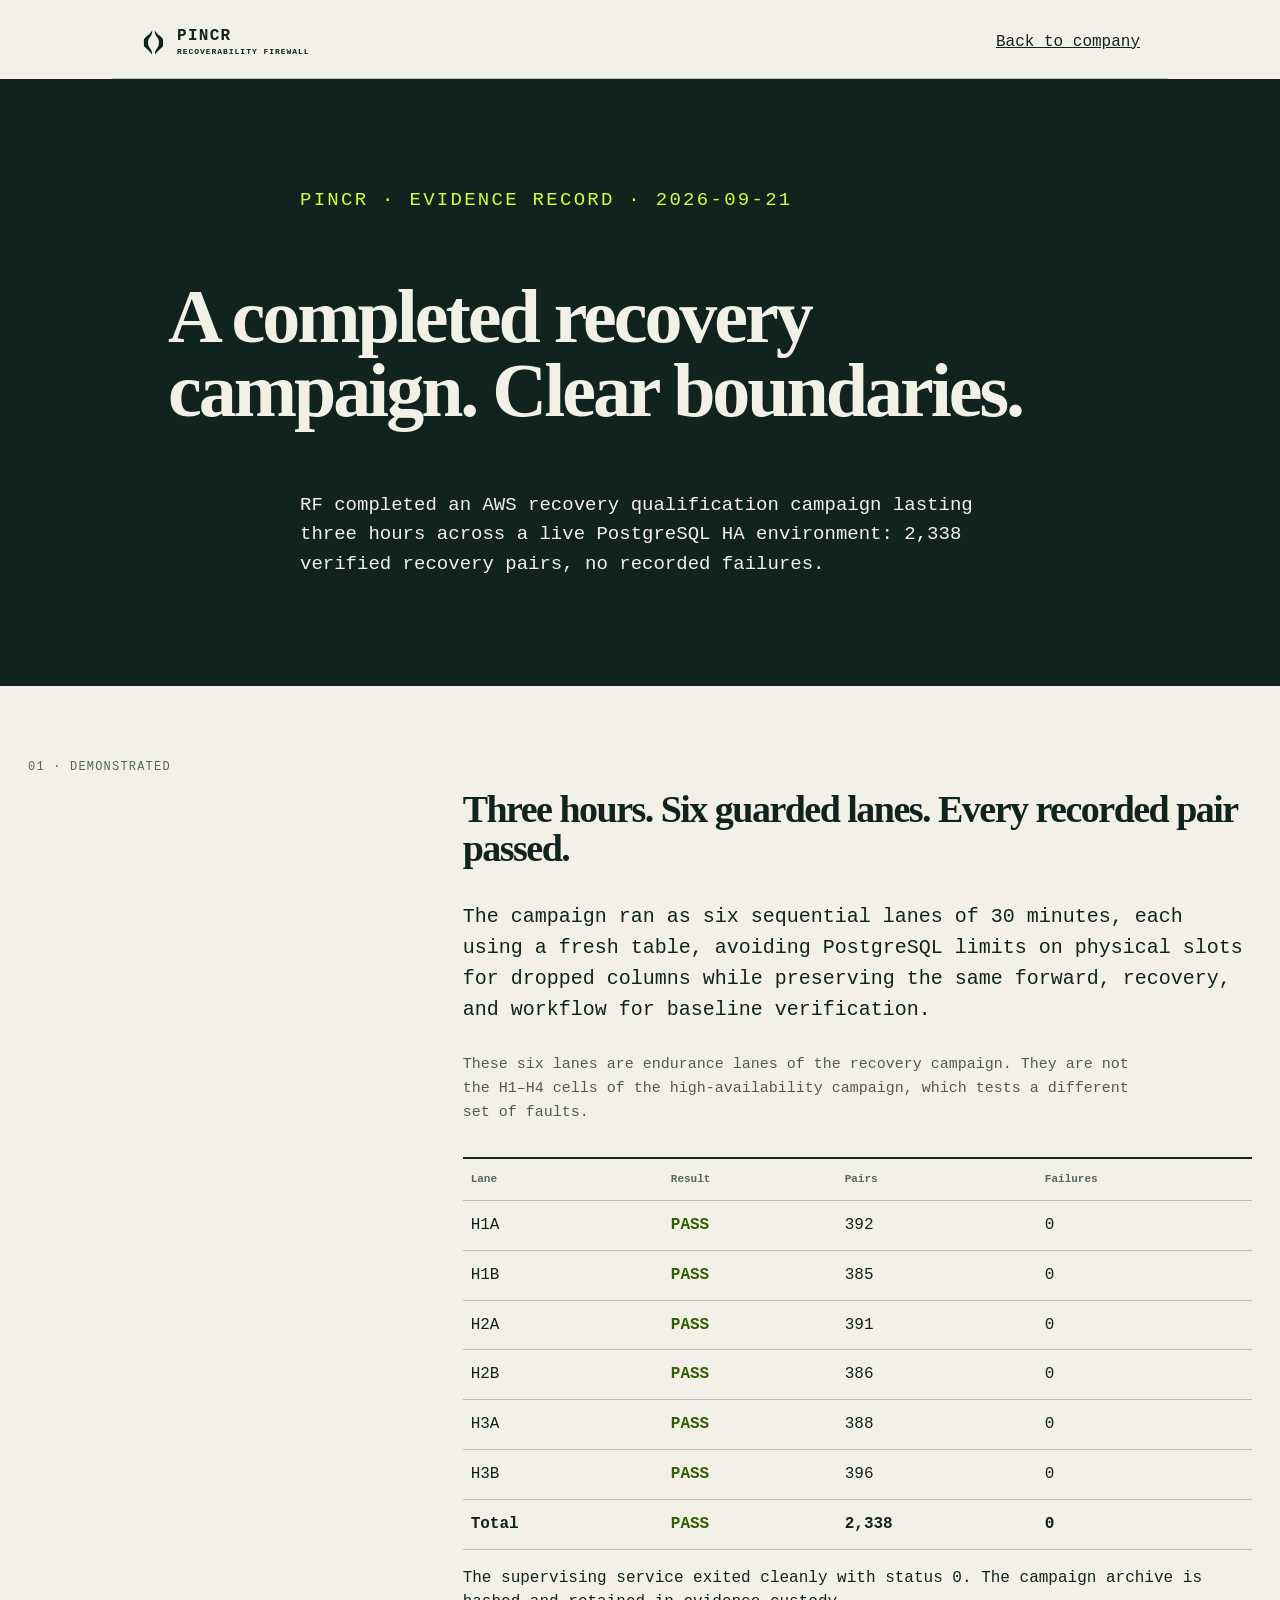
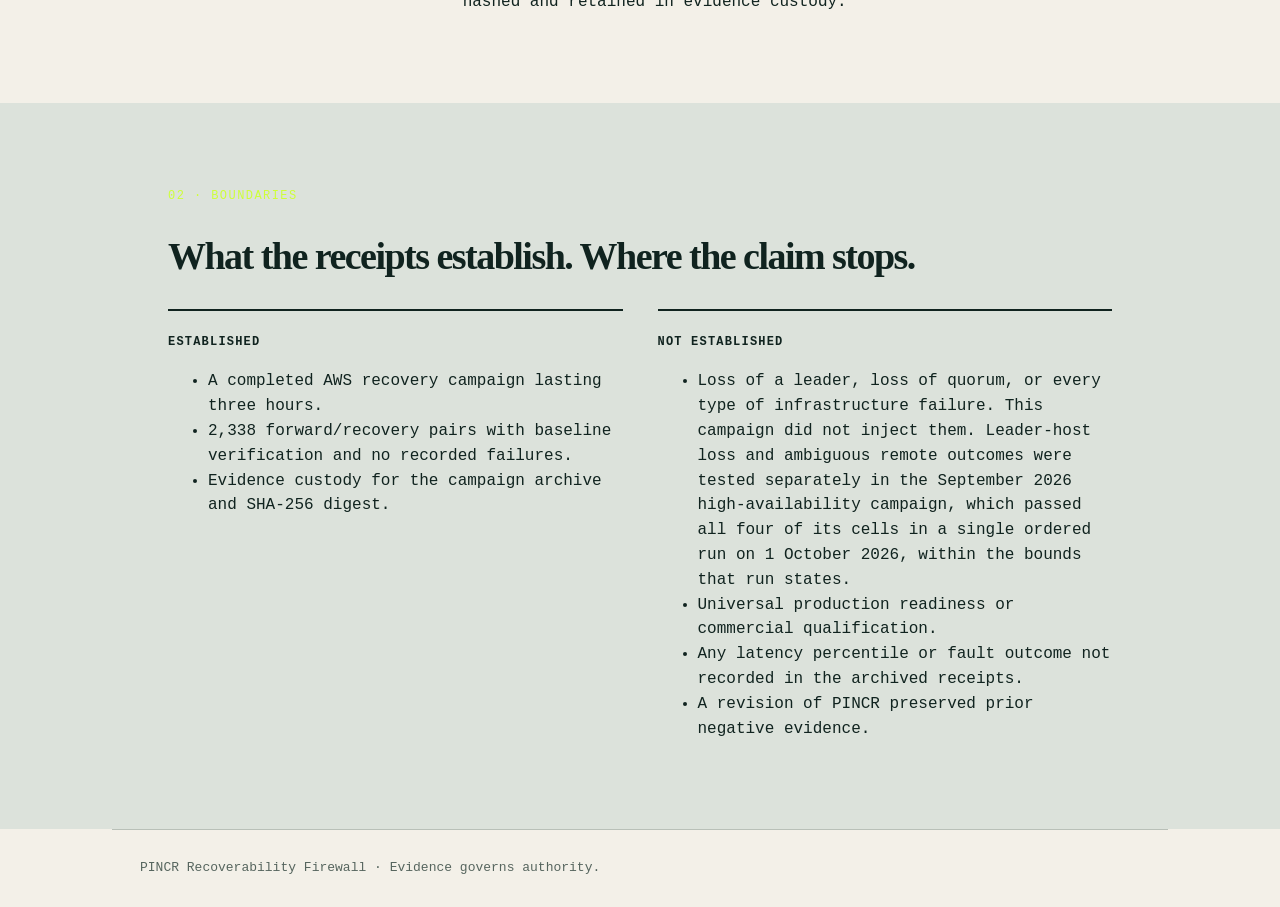
<file: qualification/index.html>
<!doctype html>
<html lang="en">
<head>
  <meta charset="utf-8">
  <meta name="viewport" content="width=device-width, initial-scale=1">
  <title>Recovery Qualification | PINCR</title>
  <meta name="description" content="A bounded record of PINCR RF AWS recovery qualification.">
  <link rel="canonical" href="https://getpincr.com/qualification/">
  <style>
    body{margin:0;background:#f3f0e8;color:#10231f;font:16px/1.55 ui-monospace,monospace}
    .wrap{max-width:1000px;margin:auto;padding:28px}.nav{display:flex;justify-content:space-between;align-items:center;border-bottom:1px solid #b9c0b8;padding-bottom:22px}.nav a{color:inherit}
    .brand{display:flex;align-items:center;gap:10px;font-weight:800;letter-spacing:.08em;text-decoration:none}.brand-symbol{width:27px;height:27px;display:block}.brand-copy{display:flex;flex-direction:column;line-height:1.05}.brand-copy small{font-size:8px;letter-spacing:.12em;margin-top:3px}
    .hero{background:#10231f;color:#f3f0e8;padding:88px 28px}.hero>*{max-width:944px;margin-left:auto;margin-right:auto}.eyebrow{color:#ceff39;font-size:12px;letter-spacing:.12em}.hero h1,h2{font-family:Georgia,serif;letter-spacing:-.04em}.hero h1{font-size:clamp(42px,7vw,76px);line-height:.98}.hero p{max-width:680px;font-size:19px}
    .grid{display:grid;grid-template-columns:1fr 2fr;gap:40px;padding:72px 28px}.label{font-size:12px;letter-spacing:.1em;color:#56655e}h2{font-size:38px;line-height:1.05}.lede{font-size:20px}.results{border-top:2px solid #10231f;margin-top:32px}.lane-note{max-width:680px;margin-top:28px;font-size:15px;line-height:1.6;opacity:.72}table{width:100%;border-collapse:collapse}th,td{text-align:left;padding:12px 8px;border-bottom:1px solid #b9c0b8}th{font-size:11px;color:#56655e}.pass{color:#315d00;font-weight:700}
    .boundary{background:#dce2db;padding:72px 28px}.boundary>div{max-width:944px;margin:auto}.cols{display:grid;grid-template-columns:1fr 1fr;gap:35px}.card{border-top:2px solid #10231f;padding-top:18px}.card strong{font-size:12px;letter-spacing:.1em}.footer{border-top:1px solid #b9c0b8;padding:28px;color:#56655e;font-size:13px}@media(max-width:700px){.grid,.cols{grid-template-columns:1fr}.brand-copy small{display:none}}
  </style>
</head>
<body>
  <header class="wrap nav">
    <a class="brand" href="/" aria-label="PINCR home"><svg aria-hidden="true" class="brand-symbol" focusable="false" viewBox="0 0 64 64" xmlns="http://www.w3.org/2000/svg"><path d="M 28.53 3.50 C 27.80 5.01 26.71 6.31 25.74 7.67 C 23.40 10.95 20.36 13.72 17.28 16.29 C 15.84 17.49 14.43 18.70 13.00 19.90 C 12.10 20.67 11.06 21.43 10.37 22.41 C 9.28 23.97 9.26 25.58 9.26 27.41 C 9.26 28.62 9.26 29.82 9.27 31.03 C 9.27 32.79 9.28 34.55 9.27 36.31 C 9.26 37.84 9.20 39.31 9.74 40.76 C 10.28 42.19 11.49 43.12 12.60 44.10 C 14.30 45.59 16.00 47.09 17.73 48.54 C 20.67 51.02 23.48 53.80 25.80 56.89 C 26.68 58.07 27.49 59.30 28.35 60.50 C 28.65 58.72 28.63 56.98 28.38 55.22 C 28.14 53.50 27.42 51.75 26.63 50.21 C 24.83 46.70 21.95 43.85 20.41 40.20 C 19.03 36.95 19.22 33.38 19.25 29.91 C 19.29 26.67 20.62 23.67 22.36 21.02 C 23.66 19.03 25.24 17.24 26.43 15.18 C 28.49 11.59 29.08 7.61 28.92 3.50 Z" fill="currentColor"></path><path d="M 35.47 3.50 C 36.20 5.01 37.29 6.31 38.26 7.67 C 40.60 10.95 43.64 13.72 46.72 16.29 C 48.16 17.49 49.57 18.70 51.00 19.90 C 51.90 20.67 52.94 21.43 53.63 22.41 C 54.72 23.97 54.74 25.58 54.74 27.41 C 54.74 28.62 54.74 29.82 54.73 31.03 C 54.73 32.79 54.72 34.55 54.73 36.31 C 54.74 37.84 54.80 39.31 54.26 40.76 C 53.72 42.19 52.51 43.12 51.40 44.10 C 49.70 45.59 48.00 47.09 46.27 48.54 C 43.33 51.02 40.52 53.80 38.20 56.89 C 37.32 58.07 36.51 59.30 35.65 60.50 C 35.35 58.72 35.37 56.98 35.62 55.22 C 35.86 53.50 36.58 51.75 37.37 50.21 C 39.17 46.70 42.05 43.85 43.59 40.20 C 44.97 36.95 44.78 33.38 44.75 29.91 C 44.71 26.67 43.38 23.67 41.64 21.02 C 40.34 19.03 38.76 17.24 37.57 15.18 C 35.51 11.59 34.92 7.61 35.08 3.50 Z" fill="currentColor"></path></svg><span class="brand-copy">PINCR<small>RECOVERABILITY FIREWALL</small></span></a>
    <a href="/">Back to company</a>
  </header>
  <main>
    <section class="hero">
      <p class="eyebrow">PINCR · EVIDENCE RECORD · 2026-09-21</p>
      <h1>A completed recovery campaign. Clear boundaries.</h1>
      <p>RF completed an AWS recovery qualification campaign lasting three hours across a live PostgreSQL HA environment: 2,338 verified recovery pairs, no recorded failures.</p>
    </section>
    <section class="grid">
      <aside class="label">01 · DEMONSTRATED</aside>
      <div>
        <h2>Three hours. Six guarded lanes. Every recorded pair passed.</h2>
        <p class="lede">The campaign ran as six sequential lanes of 30 minutes, each using a fresh table, avoiding PostgreSQL limits on physical slots for dropped columns while preserving the same forward, recovery, and workflow for baseline verification.</p>
        <p class="lane-note">These six lanes are endurance lanes of the recovery campaign. They are not the H1&ndash;H4 cells of the high-availability campaign, which tests a different set of faults.</p>
        <div class="results"><table><thead><tr><th>Lane</th><th>Result</th><th>Pairs</th><th>Failures</th></tr></thead><tbody><tr><td>H1A</td><td class="pass">PASS</td><td>392</td><td>0</td></tr><tr><td>H1B</td><td class="pass">PASS</td><td>385</td><td>0</td></tr><tr><td>H2A</td><td class="pass">PASS</td><td>391</td><td>0</td></tr><tr><td>H2B</td><td class="pass">PASS</td><td>386</td><td>0</td></tr><tr><td>H3A</td><td class="pass">PASS</td><td>388</td><td>0</td></tr><tr><td>H3B</td><td class="pass">PASS</td><td>396</td><td>0</td></tr><tr><td><strong>Total</strong></td><td class="pass">PASS</td><td><strong>2,338</strong></td><td><strong>0</strong></td></tr></tbody></table></div>
        <p>The supervising service exited cleanly with status 0. The campaign archive is hashed and retained in evidence custody.</p>
      </div>
    </section>
    <section class="boundary"><div><p class="eyebrow">02 · BOUNDARIES</p><h2>What the receipts establish. Where the claim stops.</h2><div class="cols"><article class="card"><strong>ESTABLISHED</strong><ul><li>A completed AWS recovery campaign lasting three hours.</li><li>2,338 forward/recovery pairs with baseline verification and no recorded failures.</li><li>Evidence custody for the campaign archive and SHA-256 digest.</li></ul></article><article class="card"><strong>NOT ESTABLISHED</strong><ul><li>Loss of a leader, loss of quorum, or every type of infrastructure failure. This campaign did not inject them. Leader-host loss and ambiguous remote outcomes were tested separately in the September 2026 high-availability campaign, which passed all four of its cells in a single ordered run on 1 October 2026, within the bounds that run states.</li><li>Universal production readiness or commercial qualification.</li><li>Any latency percentile or fault outcome not recorded in the archived receipts.</li><li>A revision of PINCR preserved prior negative evidence.</li></ul></article></div></div></section>
  </main>
  <footer class="wrap footer">PINCR Recoverability Firewall · Evidence governs authority.</footer>
</body>
</html>
</file>
<file: assets/index-CO4v9USA.css>
/*! tailwindcss v4.2.1 | MIT License | https://tailwindcss.com */
@layer theme{:root,:host{--font-sans:ui-sans-serif, system-ui, sans-serif, "Apple Color Emoji", "Segoe UI Emoji", "Segoe UI Symbol", "Noto Color Emoji";--font-mono:ui-monospace, SFMono-Regular, Menlo, Monaco, Consolas, "Liberation Mono", "Courier New", monospace;--default-font-family:var(--font-sans);--default-mono-font-family:var(--font-mono)}}@layer base{*,:after,:before,::backdrop{box-sizing:border-box;border:0 solid;margin:0;padding:0}::file-selector-button{box-sizing:border-box;border:0 solid;margin:0;padding:0}html,:host{-webkit-text-size-adjust:100%;tab-size:4;line-height:1.5;font-family:var(--default-font-family,ui-sans-serif, system-ui, sans-serif, "Apple Color Emoji", "Segoe UI Emoji", "Segoe UI Symbol", "Noto Color Emoji");font-feature-settings:var(--default-font-feature-settings,normal);font-variation-settings:var(--default-font-variation-settings,normal);-webkit-tap-highlight-color:transparent}hr{height:0;color:inherit;border-top-width:1px}abbr:where([title]){-webkit-text-decoration:underline dotted;text-decoration:underline dotted}h1,h2,h3,h4,h5,h6{font-size:inherit;font-weight:inherit}a{color:inherit;-webkit-text-decoration:inherit;-webkit-text-decoration:inherit;-webkit-text-decoration:inherit;-webkit-text-decoration:inherit;text-decoration:inherit}b,strong{font-weight:bolder}code,kbd,samp,pre{font-family:var(--default-mono-font-family,ui-monospace, SFMono-Regular, Menlo, Monaco, Consolas, "Liberation Mono", "Courier New", monospace);font-feature-settings:var(--default-mono-font-feature-settings,normal);font-variation-settings:var(--default-mono-font-variation-settings,normal);font-size:1em}small{font-size:80%}sub,sup{vertical-align:baseline;font-size:75%;line-height:0;position:relative}sub{bottom:-.25em}sup{top:-.5em}table{text-indent:0;border-color:inherit;border-collapse:collapse}:-moz-focusring{outline:auto}progress{vertical-align:baseline}summary{display:list-item}ol,ul,menu{list-style:none}img,svg,video,canvas,audio,iframe,embed,object{vertical-align:middle;display:block}img,video{max-width:100%;height:auto}button,input,select,optgroup,textarea{font:inherit;font-feature-settings:inherit;font-variation-settings:inherit;letter-spacing:inherit;color:inherit;opacity:1;background-color:#0000;border-radius:0}::file-selector-button{font:inherit;font-feature-settings:inherit;font-variation-settings:inherit;letter-spacing:inherit;color:inherit;opacity:1;background-color:#0000;border-radius:0}:where(select:is([multiple],[size])) optgroup{font-weight:bolder}:where(select:is([multiple],[size])) optgroup option{padding-inline-start:20px}::file-selector-button{margin-inline-end:4px}::placeholder{opacity:1}@supports (not ((-webkit-appearance:-apple-pay-button))) or (contain-intrinsic-size:1px){::placeholder{color:currentColor}@supports (color:color-mix(in lab, red, red)){::placeholder{color:color-mix(in oklab, currentcolor 50%, transparent)}}}textarea{resize:vertical}::-webkit-search-decoration{-webkit-appearance:none}::-webkit-date-and-time-value{min-height:1lh;text-align:inherit}::-webkit-datetime-edit{display:inline-flex}::-webkit-datetime-edit-fields-wrapper{padding:0}::-webkit-datetime-edit{padding-block:0}::-webkit-datetime-edit-year-field{padding-block:0}::-webkit-datetime-edit-month-field{padding-block:0}::-webkit-datetime-edit-day-field{padding-block:0}::-webkit-datetime-edit-hour-field{padding-block:0}::-webkit-datetime-edit-minute-field{padding-block:0}::-webkit-datetime-edit-second-field{padding-block:0}::-webkit-datetime-edit-millisecond-field{padding-block:0}::-webkit-datetime-edit-meridiem-field{padding-block:0}::-webkit-calendar-picker-indicator{line-height:1}:-moz-ui-invalid{box-shadow:none}button,input:where([type=button],[type=reset],[type=submit]){appearance:button}::file-selector-button{appearance:button}::-webkit-inner-spin-button{height:auto}::-webkit-outer-spin-button{height:auto}[hidden]:where(:not([hidden=until-found])){display:none!important}}@layer components,utilities;:root{--ink:#0b0d10;--ink-soft:#151922;--paper:#f5f5f3;--paper-deep:#eaeaea;--white:#fff;--muted:#62676e;--muted-light:#a4aab3;--line:#d9dcda;--line-dark:#ffffff24;--accent:#0b0b0b;--accent-dark:#000;--accent-soft:#eaeaea;--good:#78d49a;--bad:#f08b78}*{box-sizing:border-box}html{scroll-behavior:auto;background:var(--paper);scroll-padding-top:84px}body{background:var(--paper);color:var(--ink);font-family:var(--font-geist-sans), Arial, sans-serif;text-rendering:optimizelegibility;margin:0}main{overflow:clip}::selection{background:var(--accent);color:var(--white)}a{color:inherit;text-decoration:none}button,a{-webkit-tap-highlight-color:transparent}button{font:inherit}:focus-visible{outline:2px solid var(--accent);outline-offset:4px}.shell{width:min(1400px,100% - 96px);margin:0 auto}.skip-link{z-index:100;background:var(--white);color:var(--ink);padding:12px 16px;position:fixed;top:12px;left:12px;transform:translateY(-160%)}.skip-link:focus{transform:none}.site-header{z-index:80;background:#f6f7f5eb;border-bottom:1px solid #0b0d101a;justify-content:space-between;align-items:center;width:100%;min-height:84px;padding:0 max(48px,50vw - 700px);display:flex;position:fixed;top:0;left:0}.brand{align-items:center;gap:14px;display:inline-flex}.brand-symbol{width:38px;height:38px;color:var(--ink);flex:none;display:block}.brand-type{gap:5px;display:grid}.brand-type strong{letter-spacing:.43em;font-size:.86rem;font-weight:720;line-height:1}.brand-type>span{color:#474c53;font-family:var(--font-geist-mono), monospace;letter-spacing:.22em;font-size:.4rem;font-weight:650;line-height:1}.site-header nav{align-items:center;gap:32px;font-size:.72rem;font-weight:580;display:flex}.site-header nav a{color:#0b0d109e;transition:color .2s}.site-header nav a:hover{color:var(--ink)}.site-header .nav-cta{background:var(--ink);min-height:40px;color:var(--white);align-items:center;padding:0 17px;display:inline-flex}.hero{background:radial-gradient(circle at 88% 18%, #0b0b0b14, transparent 27%), var(--paper);padding-top:84px}.hero-grid{grid-template-columns:minmax(0,1.08fr) minmax(460px,.72fr);align-items:center;gap:clamp(70px,8vw,140px);min-height:790px;padding:116px 0 92px;display:grid}.eyebrow,.section-kicker,.section-label,.protocol-index,.evidence-witness>span,.threat-note>span,.mattermost-note>span,.boundary-columns>article>span,.company-rail>article>span{font-family:var(--font-geist-mono), monospace;letter-spacing:.13em;text-transform:uppercase;font-size:.64rem;font-weight:650}.eyebrow{color:var(--accent);margin:0 0 30px}.hero h1{letter-spacing:-.074em;max-width:850px;margin:0;font-size:clamp(4.25rem,7.1vw,7.3rem);font-weight:475;line-height:.91}.hero h1 span{color:#7f8489;display:block}.hero-lede{color:#41464d;max-width:700px;margin:38px 0 0;font-size:clamp(1.08rem,1.35vw,1.3rem);line-height:1.68}.hero-actions{flex-wrap:wrap;gap:12px;margin-top:38px;display:flex}.button{border:1px solid;justify-content:center;align-items:center;gap:28px;min-height:54px;padding:0 22px;font-size:.73rem;font-weight:650;transition:transform .18s,background .18s,color .18s;display:inline-flex}.button:hover{transform:translateY(-2px)}.button-primary{border-color:var(--accent);background:var(--accent);color:var(--white)}.button-primary:hover{background:var(--accent-dark)}.button-secondary{background:#ffffff7a;border-color:#b9bdbd}.button-secondary:hover{background:var(--white)}.release-line{border-top:1px solid var(--line);grid-template-columns:auto 1fr;align-items:center;gap:17px;max-width:680px;margin-top:32px;padding-top:18px;display:grid}.release-line span{color:#1b7a43;font-family:var(--font-geist-mono), monospace;letter-spacing:.08em;font-size:.58rem;font-weight:700}.release-line p{color:var(--muted);margin:0;font-size:.69rem;line-height:1.5}.decision-console{background:var(--ink-soft);color:var(--white);border:1px solid #ffffff1f;overflow:hidden;box-shadow:0 30px 80px #131c3529}.console-head{border-bottom:1px solid var(--line-dark);justify-content:space-between;align-items:center;min-height:57px;padding:0 20px;display:flex}.console-head span,.console-head small,.console-foot,.console-tabs button,.console-flow{font-family:var(--font-geist-mono), monospace;letter-spacing:.08em;font-size:.54rem}.console-head span{color:#ffffffc7;font-weight:650}.console-head small{color:var(--muted-light)}.console-tabs{border-bottom:1px solid var(--line-dark);grid-template-columns:repeat(4,1fr);display:grid}.console-tabs button{border:0;border-right:1px solid var(--line-dark);color:#ffffff6e;cursor:pointer;background:0 0;min-height:52px;padding:0 6px}.console-tabs button:last-child{border-right:0}.console-tabs button[aria-selected=true]{color:var(--white);background:#315fe82e}.decision-console.is-refused .console-tabs button[aria-selected=true]{background:#f08b781f}.console-flow{border-bottom:1px solid var(--line-dark);color:#ffffff8c;justify-content:center;align-items:center;gap:11px;min-height:60px;display:flex}.console-flow i{color:var(--accent);font-style:normal}.console-rows{padding:18px 20px}.console-rows>div{border-bottom:1px solid #ffffff14;grid-template-columns:32px 1fr auto;align-items:center;min-height:48px;display:grid}.console-rows>div>span{color:#ffffff40;font-family:var(--font-geist-mono), monospace;font-size:.53rem}.console-rows code{color:#ffffffb8;font-family:var(--font-geist-mono), monospace;font-size:.68rem}.console-rows strong{color:var(--good);font-family:var(--font-geist-mono), monospace;letter-spacing:.08em;font-size:.58rem}.console-rows strong.bad{color:var(--bad)}.console-rows .row-active{background:#ffffff09}.console-verdict{border-top:1px solid var(--line-dark);grid-template-columns:auto 1fr auto;align-items:center;gap:18px;min-height:83px;padding:0 20px;display:grid}.console-verdict span{color:var(--muted-light);font-family:var(--font-geist-mono), monospace;letter-spacing:.09em;font-size:.51rem}.console-verdict strong{color:#ffffffc7;text-align:center;font-size:.73rem;font-weight:500}.console-verdict b{color:var(--good);font-family:var(--font-geist-mono), monospace;letter-spacing:.1em;font-size:.65rem}.is-refused .console-verdict b{color:var(--bad)}.console-foot{color:#ffffff57;background:#0d1117;justify-content:space-between;align-items:center;min-height:49px;padding:0 20px;display:flex}.console-foot b{color:#ffffffb8;font-weight:650}.hero-principle{border-top:1px solid var(--line);border-bottom:1px solid var(--line);grid-template-columns:1fr auto 1fr auto 1fr;align-items:center;min-height:104px;display:grid}.hero-principle p{letter-spacing:.02em;text-align:center;margin:0;font-size:.77rem;font-weight:600}.hero-principle span{color:var(--accent)}.section{padding:156px 0}.section-kicker{color:var(--accent);margin:0}.section h2,.engage h2{letter-spacing:-.065em;margin:22px 0 0;font-size:clamp(3.4rem,5.4vw,5.75rem);font-weight:470;line-height:.98}.editorial-grid{grid-template-columns:190px minmax(0,1fr);gap:clamp(70px,10vw,160px);display:grid}.section-label{color:var(--muted);align-items:flex-start;gap:18px;display:flex}.section-label span{color:var(--accent)}.section-label p{margin:0}.editorial-copy h2{max-width:990px}.large-copy{color:#40454b;letter-spacing:-.035em;max-width:910px;margin:56px 0 0;font-size:clamp(1.45rem,2.2vw,2.25rem);line-height:1.43}.large-copy em{color:var(--ink);font-style:normal}.control-contrast{border-top:1px solid var(--line);border-bottom:1px solid var(--line);grid-template-columns:1fr 1fr;margin-top:78px;display:grid}.control-contrast article{min-height:250px;padding:30px 34px 34px 0}.control-contrast article+article{border-left:1px solid var(--line);padding-left:34px}.control-contrast span{color:var(--muted);font-family:var(--font-geist-mono), monospace;letter-spacing:.1em;font-size:.58rem}.control-contrast article+article span{color:var(--accent)}.control-contrast strong{letter-spacing:-.02em;margin-top:92px;font-size:1.22rem;font-weight:580;display:block}.control-contrast p{color:var(--muted);margin:12px 0 0;font-size:.88rem;line-height:1.6}.section-dark{background:var(--ink);color:var(--white)}.section-dark .section-kicker{color:#86a3ff}.section-heading{grid-template-columns:1.15fr .6fr;align-items:end;gap:100px;display:grid}.section-heading h2{max-width:950px}.section-heading>p{max-width:520px;color:var(--muted);margin:0 0 4px;font-size:1rem;line-height:1.72}.section-dark .section-heading>p{color:#ffffff91}.protocol-list{border-top:1px solid var(--line-dark);margin-top:94px}.protocol-list article{border-bottom:1px solid var(--line-dark);grid-template-columns:180px .9fr 1fr;align-items:center;gap:60px;min-height:170px;display:grid}.protocol-index{color:#86a3ff;gap:24px;display:flex}.protocol-index small{color:#ffffff6b;font:inherit}.protocol-list h3{letter-spacing:-.045em;margin:0;font-size:clamp(1.6rem,2.2vw,2.4rem);font-weight:490}.protocol-list article>p{color:#ffffff94;margin:0;font-size:.92rem;line-height:1.68}.mechanism-claim{border-top:1px solid var(--line-dark);justify-content:space-between;align-items:baseline;gap:30px;margin-top:72px;padding-top:28px;display:flex}.mechanism-claim p{color:#fff6;margin:0;font-size:1rem}.mechanism-claim strong{color:#86a3ff;font-size:clamp(1.3rem,2vw,2rem);font-weight:530}.authority{background:var(--white)}.authority-grid{grid-template-columns:.82fr 1.18fr;gap:130px;display:grid}.authority-intro{align-self:start;position:sticky;top:125px}.authority-intro h2{max-width:650px}.authority-intro>p:last-child{max-width:530px;color:var(--muted);margin:34px 0 0;line-height:1.72}.property-list{border-top:1px solid var(--line)}.property-list article{border-bottom:1px solid var(--line);grid-template-columns:64px 1fr 1fr;align-items:center;gap:30px;min-height:144px;display:grid}.property-list span{color:var(--accent);font-family:var(--font-geist-mono), monospace;font-size:.59rem}.property-list h3{letter-spacing:-.035em;margin:0;font-size:1.45rem;font-weight:550}.property-list p{color:var(--muted);margin:0;font-size:.9rem;line-height:1.58}.evidence{background:var(--paper-deep)}.evidence-heading{align-items:start}.evidence-list{border-top:1px solid #cfd2d0;margin-top:96px}.evidence-list article{border-bottom:1px solid #cfd2d0;grid-template-columns:.82fr 1.18fr;gap:100px;padding:52px 0;display:grid}.evidence-witness{align-content:space-between;gap:68px;display:grid}.evidence-witness>span{color:var(--accent)}.evidence-witness strong{letter-spacing:-.07em;font-size:clamp(3.25rem,5.1vw,5.4rem);font-weight:470;line-height:.9}.evidence-detail h3{letter-spacing:-.035em;margin:0;font-size:1.55rem;font-weight:560}.evidence-detail p{color:#3f444a;max-width:680px;margin:22px 0 0;font-size:1rem;line-height:1.7}.evidence-detail small{color:var(--muted);margin-top:30px;font-size:.73rem;line-height:1.55;display:block}.threat-note,.mattermost-note{grid-template-columns:.82fr 1.18fr;gap:100px;margin-top:26px;padding:34px;display:grid}.threat-note{background:var(--ink);color:var(--white)}.mattermost-note{background:#ffffff59;border:1px solid #cfd2d0}.threat-note>span{color:#86a3ff}.mattermost-note>span{color:var(--accent)}.threat-note p,.mattermost-note p{margin:0;font-size:.89rem;line-height:1.68}.threat-note p{color:#ffffffab}.mattermost-note p{color:#464b51}.operator{background:var(--paper)}.operator-path{border-top:1px solid var(--line);border-left:1px solid var(--line);grid-template-columns:repeat(5,1fr);margin-top:92px;display:grid}.operator-path article{border-right:1px solid var(--line);border-bottom:1px solid var(--line);min-height:330px;padding:28px}.operator-path article>span{color:var(--accent);font-family:var(--font-geist-mono), monospace;font-size:.58rem}.operator-path article>div{margin-top:82px}.operator-path small{color:var(--muted);font-family:var(--font-geist-mono), monospace;letter-spacing:.09em;text-transform:uppercase;font-size:.56rem;display:block}.operator-path code{font-family:var(--font-geist-mono), monospace;white-space:nowrap;margin-top:13px;font-size:.8rem;font-weight:650;display:block}.operator-path p{color:var(--muted);margin:22px 0 0;font-size:.82rem;line-height:1.62}.operator-note{max-width:900px;color:var(--muted);margin:30px 0 0;font-size:.76rem;line-height:1.65}.operator-note code{color:var(--ink);font-family:var(--font-geist-mono), monospace}.boundary-heading{max-width:920px}.boundary-heading>p:last-child{color:#ffffff94;max-width:700px;margin:34px 0 0;font-size:1rem;line-height:1.72}.boundary-columns{border-top:1px solid var(--line-dark);grid-template-columns:1fr 1fr;margin-top:90px;display:grid}.boundary-columns article{padding:34px 55px 0 0}.boundary-columns article+article{border-left:1px solid var(--line-dark);padding-left:55px}.boundary-columns>article>span{color:var(--good)}.boundary-columns article+article>span{color:var(--bad)}.boundary-columns ul{margin:32px 0 0;padding:0;list-style:none}.boundary-columns li{color:#ffffffad;border-top:1px solid #ffffff1a;padding:20px 0;font-size:.94rem;line-height:1.62}.company{background:var(--white)}.company-rail{border-top:1px solid var(--line);border-left:1px solid var(--line);grid-template-columns:repeat(3,1fr);margin-top:82px;display:grid}.company-rail article{border-right:1px solid var(--line);border-bottom:1px solid var(--line);min-height:300px;padding:28px}.company-rail>article>span{color:var(--accent)}.company-rail h3{letter-spacing:-.035em;margin:100px 0 0;font-size:1.35rem;font-weight:560}.company-rail p{color:var(--muted);margin:15px 0 0;font-size:.86rem;line-height:1.62}.engage{background:var(--ink);color:var(--white);padding:142px 0}.engage .section-kicker{color:#ffffffa6}.engage-grid{grid-template-columns:1.15fr .7fr;align-items:end;gap:120px;display:grid}.engage h2{max-width:850px}.engage-copy p{color:#ffffffc2;max-width:550px;margin:0 0 34px;font-size:1rem;line-height:1.72}.button-inverse{border-color:var(--white);background:var(--white);color:var(--accent-dark)}.contact-doors{border-top:1px solid #ffffff47;display:grid}.contact-doors a{border-bottom:1px solid #ffffff47;gap:12px;padding:24px 48px 24px 0;transition:padding .2s,background .2s;display:grid;position:relative}.contact-doors a:hover{background:#ffffff14;padding-left:14px}.contact-doors span{color:#ffffff94;font-family:var(--font-geist-mono), monospace;letter-spacing:.12em;font-size:.56rem;font-weight:650}.contact-doors strong{letter-spacing:-.02em;font-size:1.02rem;font-weight:560}.contact-doors i{font-style:normal;position:absolute;top:50%;right:6px;transform:translateY(-50%)}.site-footer{grid-template-columns:1fr 1.1fr auto auto;align-items:center;gap:48px;min-height:162px;display:grid}.footer-brand{align-items:center;gap:12px;display:inline-flex}.footer-symbol{width:31px;height:31px;color:var(--ink);flex:none}.footer-type{gap:5px;display:grid}.footer-type strong{letter-spacing:.32em;font-size:.85rem;line-height:1}.footer-type>span{color:#474c53;letter-spacing:.15em;font-size:.47rem;font-weight:650;line-height:1}.site-footer p{color:var(--muted);margin:0;font-size:.72rem}.site-footer>div{gap:22px;font-size:.68rem;display:flex}.site-footer>small{color:var(--muted);font-size:.6rem}.public-page-hero{background:radial-gradient(circle at 88% 18%, #0b0b0b14, transparent 27%), var(--paper);padding:84px 0 0}.public-page-hero-copy{min-height:510px;padding:138px 0 90px}.public-page-hero h1{letter-spacing:-.074em;max-width:920px;margin:0;font-size:clamp(3.8rem,7vw,7rem);font-weight:475;line-height:.94}.public-page-hero-dark{background:var(--ink);color:var(--white)}.public-page-hero-dark .eyebrow{color:#aebdff}.public-page-hero-dark .public-page-intro{color:#ffffff9e}.public-page-intro{color:#41464d;max-width:720px;margin:36px 0 0;font-size:clamp(1.08rem,1.35vw,1.3rem);line-height:1.68}.public-page-content{background:var(--white)}.public-page-grid{grid-template-columns:190px minmax(0,1fr);gap:clamp(70px,10vw,160px);padding:132px 0 156px;display:grid}.public-page-main{max-width:940px}.public-page-main h2{letter-spacing:-.065em;max-width:860px;margin:22px 0 0;font-size:clamp(3.1rem,5vw,5.4rem);font-weight:470;line-height:.98}.public-page-lede{color:#40454b;letter-spacing:-.03em;max-width:820px;margin:48px 0 0;font-size:clamp(1.3rem,2vw,1.9rem);line-height:1.48}.inline-link{color:var(--accent-dark);text-underline-offset:4px;text-decoration:underline;text-decoration-thickness:1px}.public-page-cards{border-top:1px solid var(--line);border-left:1px solid var(--line);grid-template-columns:1fr 1fr;margin-top:82px;display:grid}.public-page-cards article{border-right:1px solid var(--line);border-bottom:1px solid var(--line);min-height:260px;padding:28px}.public-page-cards span{color:var(--accent);font-family:var(--font-geist-mono), monospace;letter-spacing:.13em;font-size:.62rem;font-weight:650}.public-page-cards h3{letter-spacing:-.035em;margin:78px 0 0;font-size:1.35rem;font-weight:560}.public-page-cards p{color:var(--muted);margin:14px 0 0;font-size:.92rem;line-height:1.65}.public-page-note{max-width:760px;color:var(--muted);margin:34px 0 0;font-size:.82rem;line-height:1.7}@media (width<=1160px){.hero-grid{grid-template-columns:1fr;padding-top:110px}.hero-copy{max-width:960px}.decision-console{width:min(660px,100%)}.authority-grid{gap:75px}.operator-path{grid-template-columns:repeat(3,1fr)}.operator-path article:nth-child(4),.operator-path article:nth-child(5){min-height:280px}.site-footer{grid-template-columns:1fr 1fr;padding:42px 0}.public-page-grid{gap:75px}}@media (width<=860px){.shell{width:min(100% - 40px,1400px)}.site-header{padding:0 20px}.site-header nav a:not(.nav-cta){display:none}.editorial-grid,.authority-grid,.section-heading,.engage-grid{grid-template-columns:1fr}.public-page-grid{grid-template-columns:1fr;gap:48px}.section-heading{gap:34px}.editorial-grid{gap:48px}.section-label{margin-bottom:10px}.authority-intro{position:static}.protocol-list article{grid-template-columns:120px 1fr;gap:30px;padding:34px 0}.protocol-list article>p{grid-column:2}.evidence-list article,.threat-note,.mattermost-note{grid-template-columns:1fr;gap:34px}.operator-path{grid-template-columns:1fr 1fr}.boundary-columns{grid-template-columns:1fr}.boundary-columns article+article{border-top:1px solid var(--line-dark);border-left:0;margin-top:40px;padding-left:0}.company-rail{grid-template-columns:1fr}.company-rail article{min-height:240px}.company-rail h3{margin-top:64px}}@media (width<=620px){html{scroll-padding-top:74px}.shell{width:min(100% - 28px,1400px)}.site-header{min-height:74px;padding:0 14px}.brand-symbol{width:34px;height:34px}.brand-type>span{display:none}.site-header .nav-cta{min-height:38px;padding:0 13px;font-size:.64rem}.hero{padding-top:74px}.hero-grid{gap:64px;min-height:auto;padding:82px 0 64px}.hero h1{font-size:clamp(3.35rem,16.4vw,5.25rem)}.hero-lede{margin-top:28px;font-size:1rem}.hero-actions .button{width:100%}.release-line{grid-template-columns:1fr;gap:9px}.console-head small{display:none}.console-tabs button{letter-spacing:.02em;min-height:50px;font-size:.46rem}.console-flow{gap:7px;font-size:.43rem}.console-rows{padding:12px}.console-rows code{font-size:.62rem}.console-verdict{grid-template-columns:1fr auto;padding:0 14px}.console-verdict>span{display:none}.console-verdict strong{text-align:left}.console-foot{padding:0 14px;font-size:.43rem}.hero-principle{grid-template-columns:1fr;gap:7px;min-height:135px;padding:22px 0}.hero-principle span{display:none}.section{padding:96px 0}.section h2,.engage h2{font-size:clamp(2.8rem,13vw,4.2rem)}.large-copy{margin-top:36px;font-size:1.25rem}.control-contrast{grid-template-columns:1fr;margin-top:54px}.control-contrast article{min-height:220px;padding:26px 0}.control-contrast article+article{border-top:1px solid var(--line);border-left:0;padding-left:0}.control-contrast strong{margin-top:60px}.protocol-list{margin-top:58px}.protocol-list article{grid-template-columns:1fr;gap:18px}.protocol-list article>p{grid-column:1}.protocol-list h3{margin-top:20px}.mechanism-claim{flex-direction:column;align-items:flex-start}.property-list{margin-top:56px}.property-list article{grid-template-columns:44px 1fr;gap:18px;padding:27px 0}.property-list p{grid-column:2}.evidence-list{margin-top:58px}.evidence-list article{gap:30px;padding:40px 0}.evidence-witness{gap:48px}.threat-note,.mattermost-note{padding:26px}.operator-path{grid-template-columns:1fr;margin-top:58px}.operator-path article,.operator-path article:nth-child(4),.operator-path article:nth-child(5){min-height:260px}.operator-path article>div{margin-top:60px}.boundary-columns{margin-top:58px}.boundary-columns article{padding-right:0}.company-rail{margin-top:58px}.engage{padding:96px 0}.engage-grid{gap:46px}.engage-copy .button{width:100%}.site-footer{grid-template-columns:1fr;gap:18px}.site-footer>div{flex-wrap:wrap}.public-page-hero{padding-top:74px}.public-page-hero-copy{min-height:auto;padding:86px 0 70px}.public-page-hero h1{font-size:clamp(3.35rem,16.4vw,5.25rem)}.public-page-intro{margin-top:28px;font-size:1rem}.public-page-grid{padding:96px 0}.public-page-main h2{font-size:clamp(2.8rem,13vw,4.2rem)}.public-page-lede{margin-top:36px;font-size:1.25rem}.public-page-cards{grid-template-columns:1fr;margin-top:58px}.public-page-cards article{min-height:220px}.public-page-cards h3{margin-top:58px}}@media (prefers-reduced-motion:reduce){html{scroll-behavior:auto}*,:before,:after{transition-duration:.01ms!important;animation-duration:.01ms!important;animation-iteration-count:1!important}}.hero-sub{max-width:620px;color:var(--muted);margin:22px 0 0;font-size:.95rem;line-height:1.6}.release-line span{color:var(--accent)}.authority-flow{border-top:1px solid var(--line);border-left:1px solid var(--line);grid-template-columns:repeat(4,1fr);gap:0;margin:56px 0 0;padding:0;list-style:none;display:grid}.authority-flow>li{border-right:1px solid var(--line);border-bottom:1px solid var(--line);min-height:210px;padding:26px}.authority-flow>li>span{color:var(--accent);font-family:var(--font-geist-mono), monospace;letter-spacing:.1em;font-size:.58rem}.authority-flow>li>strong{letter-spacing:-.02em;margin-top:58px;font-size:1.02rem;display:block}.authority-flow>li>p{color:var(--muted);margin:12px 0 0;font-size:.82rem;line-height:1.6}.flow-note{max-width:780px;color:var(--muted);margin:26px 0 0;font-size:.84rem;line-height:1.62}.buyers{background:var(--paper)}.buyer-list{border-top:1px solid var(--line);border-left:1px solid var(--line);grid-template-columns:repeat(auto-fit,minmax(260px,1fr));gap:0;margin-top:66px;display:grid}.buyer-list>article{border-right:1px solid var(--line);border-bottom:1px solid var(--line);min-height:190px;padding:28px}.buyer-list h3{letter-spacing:-.02em;margin:0;font-size:1.02rem}.buyer-list p{color:var(--muted);margin:14px 0 0;font-size:.84rem;line-height:1.62}.expansion-path{border-top:1px solid var(--line);border-left:1px solid var(--line);grid-template-columns:repeat(4,1fr);gap:0;margin:56px 0 0;padding:0;list-style:none;display:grid}.expansion-path>li{border-right:1px solid var(--line);border-bottom:1px solid var(--line);min-height:200px;padding:26px}.expansion-path>li>span{color:var(--accent);font-family:var(--font-geist-mono), monospace;letter-spacing:.1em;font-size:.58rem}.expansion-path>li>strong{letter-spacing:-.02em;margin-top:54px;font-size:1.02rem;display:block}.expansion-path>li>p{color:var(--muted);margin:12px 0 0;font-size:.82rem;line-height:1.6}@media (width<=900px){.authority-flow,.expansion-path{grid-template-columns:1fr}.authority-flow>li,.expansion-path>li{min-height:0}.authority-flow>li>strong,.expansion-path>li>strong{margin-top:18px}}.nextphase{background:var(--paper)}.stage-note{border-top:1px solid var(--line);max-width:820px;color:var(--muted);margin:34px 0 0;padding-top:20px;font-size:.86rem;line-height:1.62}.business-home [id],#main-content{scroll-margin-top:24px}.business-home h1,.business-home h2,.business-home h3{text-wrap:balance}.commercial-header nav{gap:28px;font-size:.78rem}.commercial-header{background:var(--paper);-webkit-backdrop-filter:none;backdrop-filter:none}.business-home{overflow:visible}.business-home .hero{background:var(--paper)}.business-home .hero-grid{grid-template-columns:minmax(0,1.3fr) minmax(400px,.9fr);gap:clamp(40px,6vw,100px);min-height:745px;padding:112px 0 90px}.business-home .hero h1{letter-spacing:-.065em;font-size:clamp(3.8rem,5.6vw,5.8rem);line-height:.98}.business-home .hero h1 span{color:#747a7c}.business-home .hero-lede{max-width:590px;margin-top:30px;font-size:clamp(1.1rem,1.45vw,1.34rem);line-height:1.6}.business-home .hero-sub{max-width:560px;color:var(--muted);margin-top:20px;font-size:.95rem;line-height:1.7}.business-home .hero-actions{gap:10px;margin-top:30px}.business-home .button{gap:20px;min-height:52px;font-size:.8rem}.business-home .button:hover{transform:none}.commercial-stage{color:var(--muted);margin:24px 0 0;font-size:.76rem;line-height:1.6}.product-caption{font-size:.7rem;font-family:var(--font-geist-mono), monospace;letter-spacing:.02em;align-items:center;gap:13px;margin:0 0 17px;display:flex}.caption-rule{background:currentColor;width:24px;height:1px}.illustration-note{color:var(--muted);margin:16px 0 0;font-size:.72rem;line-height:1.65}.business-home .decision-console{box-shadow:0 22px 54px #0b0d101a}.business-home .console-head span,.business-home .console-head small,.business-home .console-foot,.business-home .console-tabs button,.business-home .console-flow{font-size:.61rem}.business-home .console-tabs button{min-height:48px}.business-home .console-head{gap:10px}.business-home .console-foot{gap:12px}.business-home .hero-principle{border-bottom:0;border-top:1px solid var(--line);padding:26px 0 30px}.business-home .hero-principle p{font-size:.82rem}.business-home .section{padding:108px 0}.business-home .section h2,.business-home .engage h2{letter-spacing:-.055em;margin-top:21px;font-size:clamp(2.7rem,4.3vw,4.65rem);line-height:1.04}.business-home .section-heading{grid-template-columns:1.2fr .7fr;gap:clamp(40px,8vw,110px)}.business-home .section-heading>p{max-width:430px;margin-bottom:3px;font-size:1rem;line-height:1.75}.business-home .section-kicker{letter-spacing:.1em;font-size:.67rem}.value-section{background:var(--white)}.value-grid,.domain-grid,.evaluation-grid{border-top:1px solid var(--line);grid-template-columns:repeat(3,minmax(0,1fr));margin-top:55px;display:grid}.value-grid>article{flex-direction:column;align-items:flex-start;padding:32px 36px 0 0;display:flex}.value-grid>article+article{border-left:1px solid var(--line);padding-left:36px}.item-number{font-family:var(--font-geist-mono), monospace;color:var(--muted);font-size:.7rem}.value-grid h3,.domain-grid h3,.evaluation-grid h3,.experience-features h3{letter-spacing:-.035em;margin:39px 0 17px;font-size:clamp(1.35rem,1.8vw,1.8rem);font-weight:540;line-height:1.18}.value-grid p,.domain-grid>article>p,.evaluation-grid p{color:#51585e;margin:0;font-size:.95rem;line-height:1.8}.value-grid small{max-width:300px;color:var(--muted);margin-top:auto;padding-top:28px;font-size:.76rem;line-height:1.65;display:block}.commercial-footnote{max-width:990px;color:var(--muted);margin:34px 0 0;font-size:.77rem;line-height:1.8}.platform-section{background:var(--paper)}.domain-grid{border-left:1px solid var(--line);margin-top:52px}.domain-grid>article{border-right:1px solid var(--line);border-bottom:1px solid var(--line);background:#ffffff61;flex-direction:column;padding:34px;display:flex}.domain-name{align-items:center;gap:13px;font-size:1rem;font-weight:620;display:flex}.domain-name img{object-fit:contain;width:32px;height:32px}.domain-grid>article>.domain-label{color:var(--muted);font-family:var(--font-geist-mono), monospace;letter-spacing:.08em;margin-top:45px;font-size:.6rem}.domain-grid h3{max-width:260px;margin-top:13px}.domain-scope{margin-top:auto;padding-top:30px}.domain-scope small{font-size:.57rem;font-family:var(--font-geist-mono), monospace;color:var(--muted);letter-spacing:.07em}.domain-scope p{color:#51585e;margin:11px 0 28px;font-size:.8rem;line-height:1.7}.text-link{border-bottom:1px solid;align-items:center;width:fit-content;padding-bottom:5px;font-size:.82rem;font-weight:580;line-height:1.5;display:inline-flex}.text-link:hover{opacity:.7}.evaluation-section{background:#e9ece9}.evaluation-grid>article{padding:30px 36px 0 0}.evaluation-grid>article+article{border-left:1px solid #cdd1cd;padding-left:36px}.evaluation-grid h3{margin-top:30px}.evaluation-contact{border-top:1px solid #cdd1cd;justify-content:space-between;align-items:center;gap:36px;margin-top:48px;padding-top:32px;display:flex}.evaluation-contact strong{font-size:1rem;font-weight:600}.evaluation-contact p{color:#51585e;margin:12px 0 0;font-size:.86rem;line-height:1.7}.evaluation-contact .button{flex-shrink:0}.business-home .section-dark .section-kicker,.business-home .protocol-index{color:#bdc8c1}.business-home .protocol-list{margin-top:54px}.business-home .protocol-list article{grid-template-columns:.36fr .9fr 1fr;gap:40px;padding:31px 0}.business-home .protocol-list h3{font-size:clamp(1.5rem,2vw,2.1rem)}.business-home .protocol-list article>p{color:#b9bec4}.mechanism-bottom{border-top:1px solid var(--line-dark);justify-content:space-between;align-items:center;gap:32px;padding-top:30px;display:flex}.mechanism-bottom>p{color:#b9bec4;font-size:.8rem;line-height:1.7}.business-home .section-dark a:focus-visible,.business-home .engage a:focus-visible{outline-color:#fff}.experience-section{background:var(--white)}.experience-grid{grid-template-columns:1.1fr .8fr;gap:clamp(50px,8vw,120px);display:grid}.experience-grid h2{max-width:660px}.experience-copy{max-width:550px;color:var(--muted);margin:28px 0 0;font-size:1rem;line-height:1.85}.experience-features{border-top:1px solid var(--line)}.experience-features article{padding:28px 0}.experience-features article+article{border-top:1px solid var(--line)}.feature-tag{color:var(--muted);letter-spacing:.08em;font-size:.65rem;font-family:var(--font-geist-mono), monospace}.experience-features h3{margin-top:20px}.experience-features p{color:#51585e;margin:0;font-size:.95rem;line-height:1.8}.experience-features small{color:var(--muted);margin-top:17px;font-size:.74rem;line-height:1.75;display:block}.company-section{background:var(--paper-deep)}.company-grid{grid-template-columns:1fr 1fr;gap:clamp(50px,8vw,120px);display:grid}.company-copy>p{color:#51585e;margin:0 0 22px;font-size:1rem;line-height:1.85}.company-copy>.large-copy{color:var(--ink);font-size:1.4rem;line-height:1.6}.company-copy .text-link{margin-top:7px}.founder-line{color:var(--muted);border-top:1px solid #ccd0ce;gap:13px;margin-top:35px;padding-top:24px;font-size:.76rem;line-height:1.6;display:grid}.founder-line a{color:var(--ink);width:fit-content}.trust-section{background:var(--paper)}.trust-links{flex-wrap:wrap;gap:32px;margin:35px 0 48px;display:flex}.faq-list{border-top:1px solid var(--line)}.faq-list details{border-bottom:1px solid var(--line)}.faq-list summary{cursor:pointer;justify-content:space-between;align-items:center;gap:25px;padding:25px 0;font-size:1rem;font-weight:530;list-style:none;display:flex}.faq-list summary::-webkit-details-marker{display:none}.faq-list summary>span{font-size:1.5rem;font-weight:350;transition:transform .15s}.faq-list details[open] summary>span{transform:rotate(45deg)}.faq-list details>p{color:#51585e;max-width:940px;margin:0 0 28px;font-size:.94rem;line-height:1.9}.business-home .engage{padding:100px 0}.business-home .engage-grid{grid-template-columns:1.2fr .8fr;gap:75px}.business-home .engage h2{font-size:clamp(2.8rem,4vw,4.5rem)}.button-light{background:var(--white);color:var(--ink);border-color:var(--white)}.founder-email{color:#c3c8cd;width:fit-content;margin-top:22px;font-size:.84rem;display:block}.commercial-footer{min-height:150px}.commercial-footer>div{flex-wrap:wrap}@media (width<=1160px){.business-home .hero-grid{grid-template-columns:minmax(0,1.05fr) minmax(370px,.95fr);gap:40px}.business-home .hero h1{font-size:clamp(3.25rem,5.6vw,4.6rem)}.commercial-header nav{gap:18px;font-size:.7rem}.domain-grid>article{padding:27px}.business-home .section-heading{gap:45px}}@media (width<=960px){.commercial-header nav>a:not(.nav-cta){display:none}.business-home .hero-grid{grid-template-columns:1fr;gap:56px;min-height:0;padding:78px 0 55px}.business-home .hero h1{font-size:clamp(3.8rem,8vw,5.8rem)}.hero-product{width:100%;max-width:600px}.business-home .section-heading,.experience-grid,.company-grid{grid-template-columns:1fr;gap:30px}.business-home .section-heading>p{max-width:640px}.business-home .section{padding:80px 0}.value-grid h3,.domain-grid h3,.evaluation-grid h3{font-size:1.35rem}.domain-grid>article{padding:23px}.value-grid>article,.evaluation-grid>article{padding-right:22px}.value-grid>article+article,.evaluation-grid>article+article{padding-left:22px}.business-home .protocol-list article{grid-template-columns:.4fr 1fr}.business-home .protocol-list article>p{grid-column:2}.mechanism-bottom{flex-wrap:wrap}.business-home .engage-grid{grid-template-columns:1fr;gap:35px}}@media (width<=680px){.commercial-header{min-height:74px;padding:0 22px}.commercial-header .brand{gap:10px}.commercial-header .brand-type>span{display:none}.commercial-header .brand-symbol{width:31px;height:31px}.commercial-header .brand-type strong{letter-spacing:.28em;font-size:.8rem}.commercial-header .nav-cta{padding:0 13px;font-size:.65rem}.business-home .shell,.commercial-footer.shell{width:calc(100% - 44px)}.business-home .hero{padding-top:74px}.business-home .hero-grid{gap:42px;padding-top:55px}.business-home .hero h1{letter-spacing:-.064em;font-size:clamp(2.85rem,9vw,3.8rem)}.business-home .eyebrow{letter-spacing:.06em;margin-bottom:24px;font-size:.57rem}.business-home .hero-lede{margin-top:26px;font-size:1.08rem}.business-home .hero-sub{font-size:.88rem}.business-home .hero-actions{flex-direction:column;align-items:stretch}.business-home .button{font-size:.77rem}.business-home .hero-principle{flex-wrap:wrap;justify-content:flex-start;gap:8px 12px;padding:23px 0;display:flex}.business-home .hero-principle p{font-size:.66rem}.business-home .hero-principle>span{font-size:.8rem}.business-home .console-head{padding:0 14px}.business-home .console-head span,.business-home .console-head small{font-size:.5rem}.business-home .console-tabs{padding:0 9px}.business-home .console-tabs button{padding:0 10px;font-size:.55rem}.business-home .console-flow{flex-wrap:wrap;gap:8px;font-size:.5rem}.business-home .console-panel{padding:22px 15px}.business-home .console-rows>div{grid-template-columns:18px minmax(0,1fr) auto;gap:9px}.business-home .console-rows code{font-size:.66rem}.business-home .console-verdict strong{font-size:.72rem}.business-home .console-foot{flex-wrap:wrap;padding:13px 15px;font-size:.51rem}.business-home .section{padding:65px 0}.business-home .section h2,.business-home .engage h2{font-size:clamp(2.4rem,8vw,3.3rem)}.business-home .section-heading>p{font-size:.92rem}.value-grid,.domain-grid,.evaluation-grid{grid-template-columns:1fr;margin-top:35px}.value-grid>article,.value-grid>article+article,.evaluation-grid>article,.evaluation-grid>article+article{border-left:0;padding:27px 0}.value-grid>article+article,.evaluation-grid>article+article{border-top:1px solid var(--line)}.value-grid h3,.evaluation-grid h3{margin-top:22px;font-size:1.5rem}.value-grid small{max-width:none;padding-top:17px}.domain-grid>article{padding:27px}.domain-grid>article>.domain-label{margin-top:31px}.domain-grid h3{max-width:none;font-size:1.65rem}.evaluation-contact{flex-direction:column;align-items:stretch;gap:24px;margin-top:20px}.business-home .protocol-list{margin-top:35px}.business-home .protocol-list article{grid-template-columns:1fr;gap:17px;padding:28px 0}.business-home .protocol-list article>p{grid-column:1}.mechanism-bottom{gap:15px;padding-top:20px}.mechanism-bottom .text-link{font-size:.76rem}.trust-links{gap:22px;margin-bottom:34px}.faq-list summary{padding:22px 0;font-size:.93rem}.faq-list details>p{font-size:.87rem}.business-home .engage{padding:65px 0}.commercial-footer{gap:25px;padding:37px 0}.commercial-footer>div{gap:20px}}@media (prefers-reduced-motion:reduce){.faq-list summary>span{transition:none}}.business-home .console-tabs{grid-template-columns:repeat(5,minmax(0,1fr))}.business-home .is-pending .console-rows strong,.business-home .is-pending .console-verdict b{color:#c9cdd1}.business-home .console-tabs button{color:#a4aab3}.business-home .console-tabs button[aria-selected=true]{color:#fff;background:#ffffff17}.business-home .is-refused .console-tabs button[aria-selected=true]{background:#f08b781f}.business-home .console-tabs button:focus-visible{outline-offset:-5px;outline:2px solid #fff}.business-home .console-flow i{color:#a4aab3}.enquiry{border-top:1px solid #cdd1cd;margin-top:50px;padding-top:35px}.enquiry>h3{letter-spacing:-.035em;margin:0;font-size:1.5rem;font-weight:540}.enquiry-intro{color:#51585e;margin:12px 0 23px;font-size:.9rem;line-height:1.7}.workflow-choices{flex-wrap:wrap;gap:10px;display:flex}.workflow-choices button{color:#39423b;cursor:pointer;background:0 0;border:1px solid #b8bfb9;align-items:center;gap:11px;min-height:48px;padding:0 18px;font-size:.83rem;transition:background .16s,border-color .16s;display:flex}.workflow-choices button[aria-pressed=true]{border-color:var(--ink);color:var(--ink);box-shadow:inset 0 -2px var(--ink);background:#fff}.workflow-choices button:hover{background:#fff9}.workflow-choices img{object-fit:contain}.enquiry-grid{grid-template-columns:.8fr 1.2fr;gap:clamp(40px,7vw,100px);margin-top:32px;display:grid}.workflow-detail{padding-top:6px}.workflow-detail h4{letter-spacing:-.03em;margin:18px 0 24px;font-size:1.35rem;font-weight:550;line-height:1.3}.workflow-detail dl{margin:0}.workflow-detail dl>div{margin:0 0 20px}.workflow-detail dt{color:#51585e;margin-bottom:8px;font-size:.73rem}.workflow-detail dd{margin:0;font-size:.88rem;line-height:1.8}.workflow-detail>p{color:#62676e;max-width:370px;margin:28px 0 0;font-size:.76rem;line-height:1.8}.enquiry form label{font-size:.78rem;font-weight:550;line-height:1.65;display:block}.enquiry form label>span{color:#62676e;font-size:.73rem;font-weight:400}.enquiry-fields{grid-template-columns:1fr 1fr;gap:18px;margin-bottom:19px;display:grid}.enquiry input,.enquiry textarea{width:100%;min-width:0;color:var(--ink);background:#ffffffa6;border:1px solid #aeb7b0;border-radius:0;margin-top:8px;padding:12px 14px;font-family:inherit;font-size:1rem;font-weight:400;line-height:1.6;display:block}.enquiry textarea{resize:vertical;min-height:110px}.enquiry textarea::placeholder{color:#626b64;font-size:.85rem}.enquiry-privacy{color:#51585e;margin:16px 0 21px;font-size:.75rem;line-height:1.8}.enquiry form>button{cursor:pointer}.enquiry-prepared{border-top:1px solid #bdc4be;margin-top:25px;padding:22px 0 0}.enquiry-prepared>p{margin:0 0 18px;font-size:.88rem;line-height:1.7}.enquiry-send{flex-wrap:wrap;align-items:center;gap:24px;display:flex}.enquiry-send button{color:var(--ink);cursor:pointer;background:0 0;border:0;border-bottom:1px solid;padding:0 0 5px;font-size:.82rem}.enquiry-prepared .copy-status{color:#51585e;margin:14px 0;font-size:.75rem}.enquiry-prepared summary{cursor:pointer;font-size:.78rem}.enquiry-prepared pre{white-space:pre-wrap;overflow-wrap:anywhere;background:#ffffff80;border:1px solid #bdc4be;padding:18px;font-family:inherit;font-size:.8rem;line-height:1.8}@media (width<=960px){.enquiry-grid{grid-template-columns:1fr 1.2fr;gap:35px}.enquiry-fields{grid-template-columns:1fr}}@media (width<=680px){.enquiry-grid{grid-template-columns:1fr;gap:32px}.workflow-choices{gap:7px}.workflow-choices button{gap:8px;padding:0 12px;font-size:.73rem}.workflow-choices img{width:18px;height:18px}.enquiry form>button{width:100%}.enquiry-fields{gap:17px}.workflow-detail{min-height:300px}.workflow-detail>p{max-width:none;margin-top:18px}}
</file>
